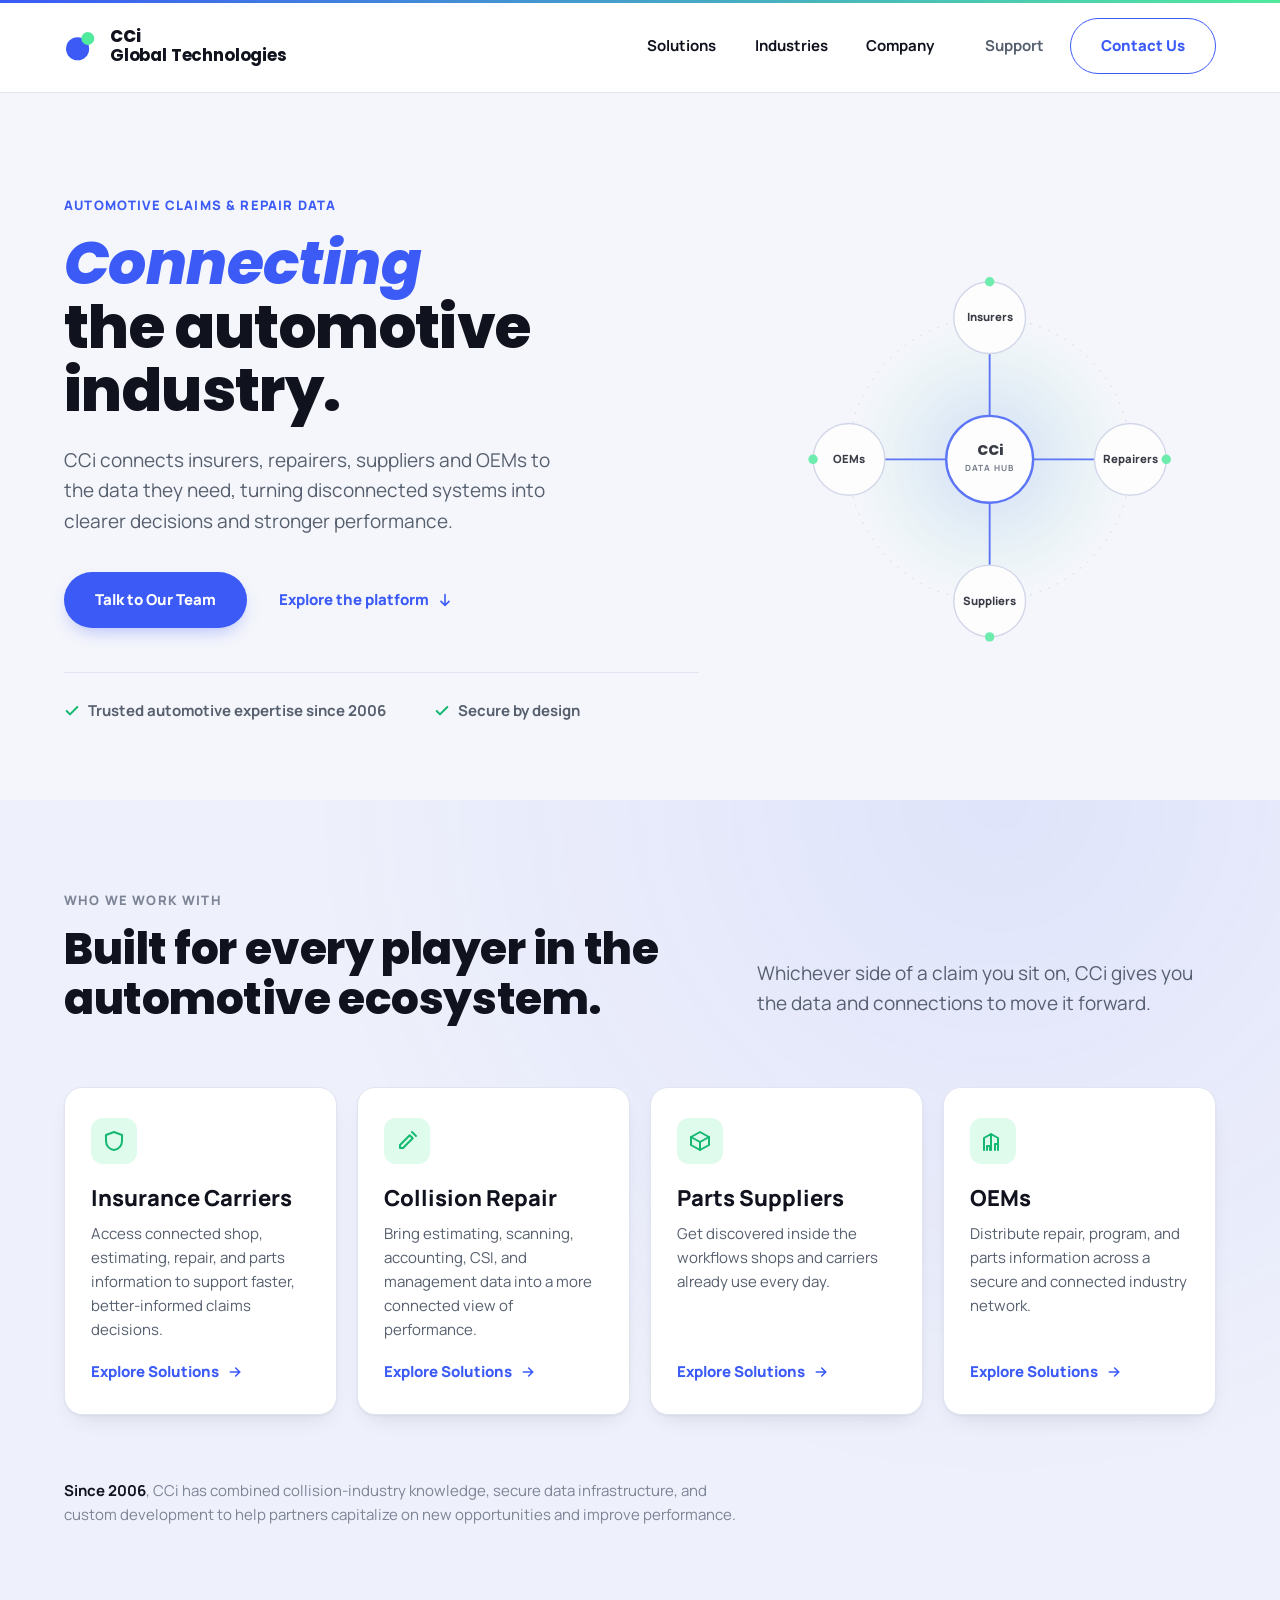
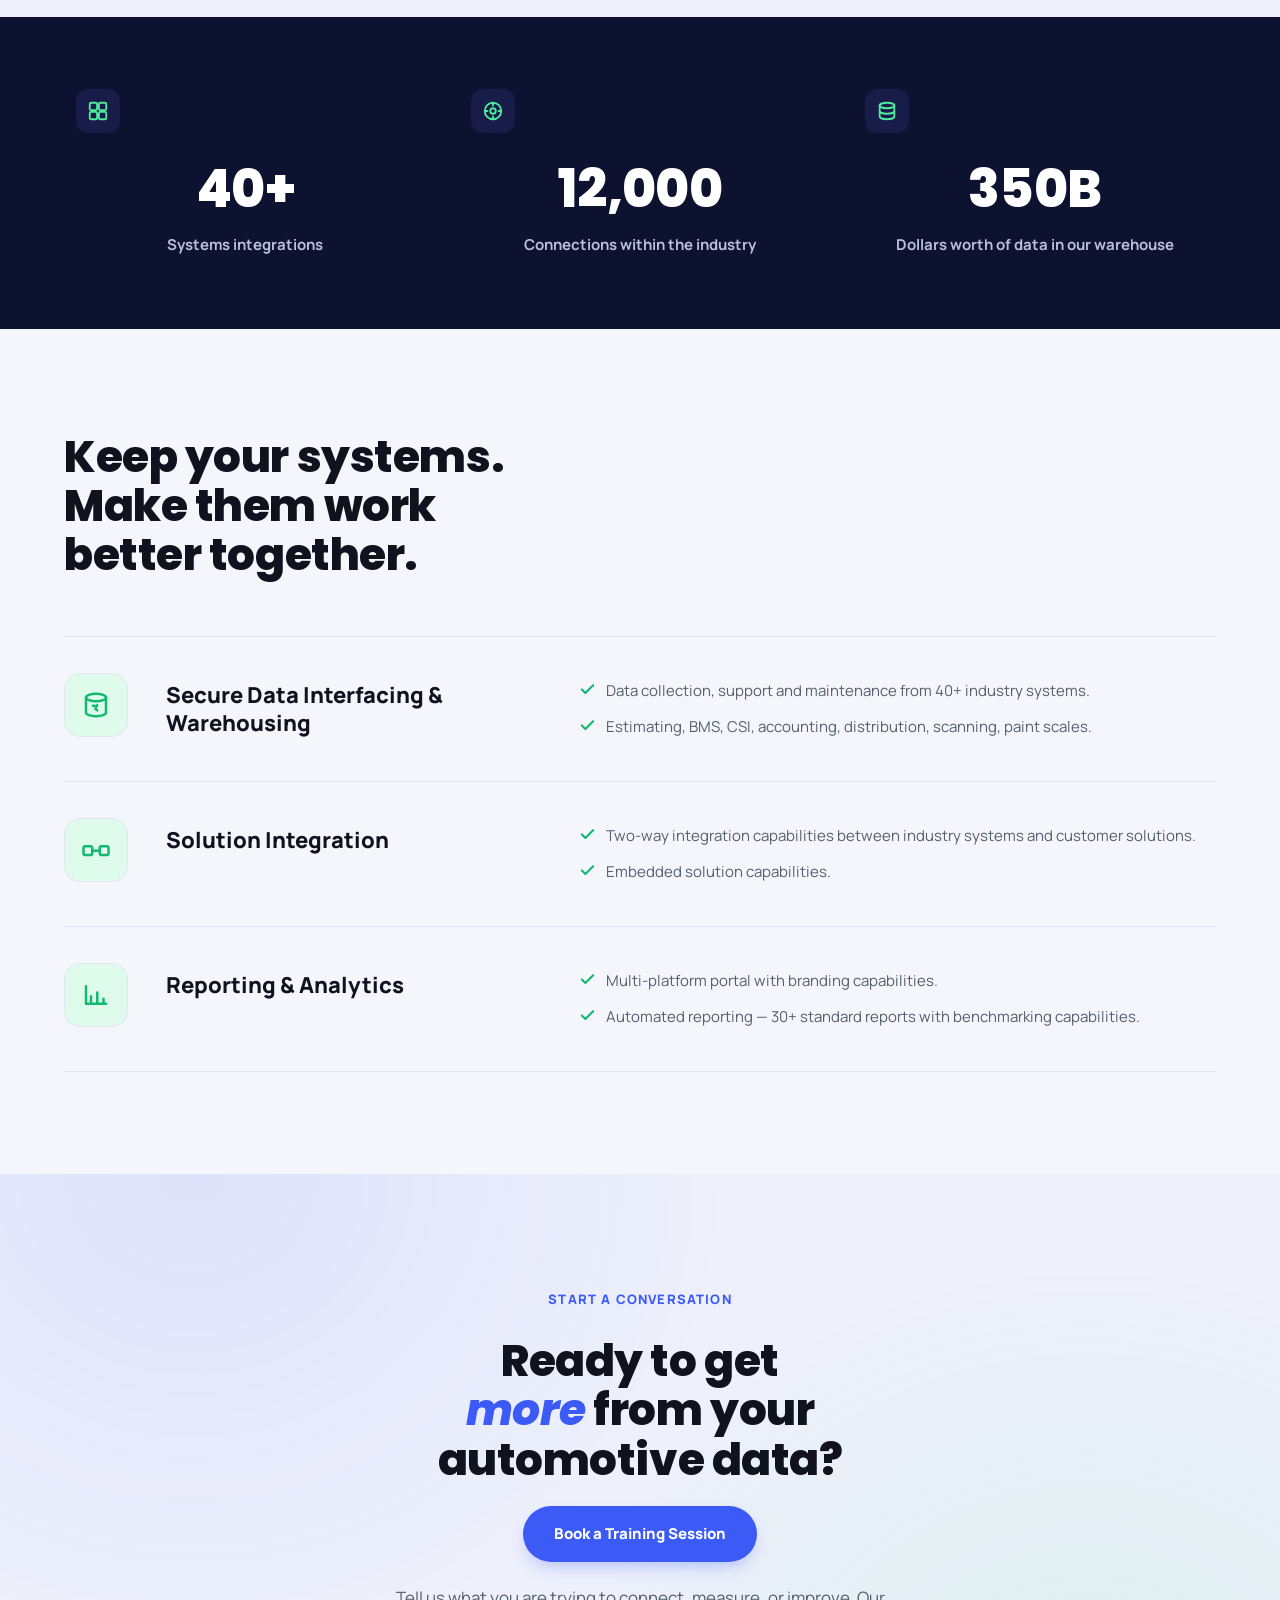
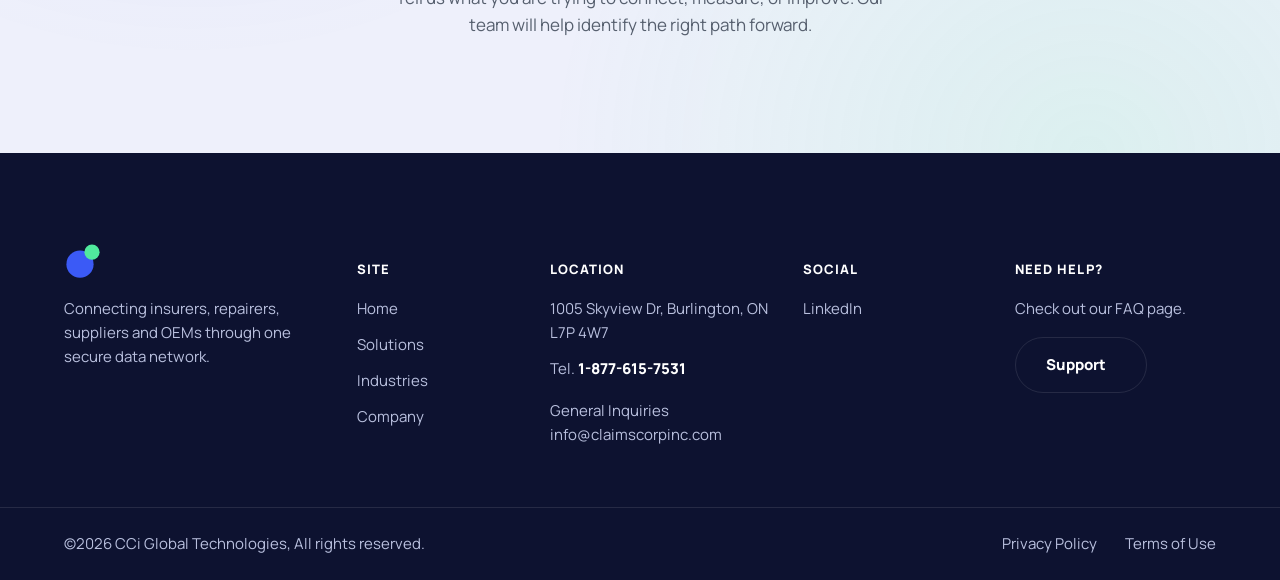
<file: index.html>
<!doctype html>
<html lang="en">
<head>
<meta charset="utf-8">
<meta name="viewport" content="width=device-width, initial-scale=1">
<title>CCi Global Technologies — Connecting the Automotive Industry</title>
<meta name="description" content="CCi connects insurers, repairers, suppliers and OEMs to the data they need, turning disconnected systems into clearer decisions and stronger performance.">
<link rel="preconnect" href="https://fonts.googleapis.com">
<link rel="preconnect" href="https://fonts.gstatic.com" crossorigin>
<link href="https://fonts.googleapis.com/css2?family=Manrope:wght@400;600;800&family=Poppins:ital,wght@0,700;0,800;1,700&display=swap" rel="stylesheet">
<link rel="stylesheet" href="assets/style.css">
</head>
<body>

<header class="site-header">
  <div class="wrap">
    <a class="brand" href="index.html" aria-label="CCi Global Technologies home">
      <svg viewBox="0 0 100 100" aria-hidden="true">
        <circle cx="40" cy="58" r="34" fill="#3B5AF6"/>
        <circle cx="70" cy="28" r="19" fill="#50EA9D"/>
      </svg>
      <span class="brand-word">CCi <span>Global Technologies</span></span>
    </a>
    <nav class="primary-nav" aria-label="Primary">
      <a href="#solutions">Solutions</a>
      <a href="#industries">Industries</a>
      <a href="#company">Company</a>
    </nav>
    <div class="header-actions">
      <a class="support-link" href="#support">Support</a>
      <a class="btn btn-outline" href="training.html">Contact Us</a>
    </div>
  </div>
</header>

<main>
  <section class="hero">
    <div class="wrap">
      <div class="hero-copy">
        <p class="eyebrow" style="margin-bottom:16px;">Automotive Claims &amp; Repair Data</p>
        <h1><em>Connecting</em> the automotive industry.</h1>
        <p class="lead">CCi connects insurers, repairers, suppliers and OEMs to the data they need, turning disconnected systems into clearer decisions and stronger performance.</p>
        <div class="hero-actions">
          <a class="btn btn-primary" href="training.html">Talk to Our Team</a>
          <a class="text-link" href="#solutions">Explore the platform
            <svg viewBox="0 0 24 24" fill="none" stroke="currentColor" stroke-width="2.4" stroke-linecap="round"><path d="M12 4v16M6 14l6 6 6-6"/></svg>
          </a>
        </div>
        <ul class="hero-trust">
          <li><svg viewBox="0 0 24 24" fill="none" stroke="currentColor" stroke-width="3" stroke-linecap="round" stroke-linejoin="round"><path d="M20 6 9 17l-5-5"/></svg> Trusted automotive expertise since 2006</li>
          <li><svg viewBox="0 0 24 24" fill="none" stroke="currentColor" stroke-width="3" stroke-linecap="round" stroke-linejoin="round"><path d="M20 6 9 17l-5-5"/></svg> Secure by design</li>
        </ul>
      </div>
      <div class="hero-art" aria-hidden="true">
        <svg viewBox="0 0 480 420" width="480" height="420">
          <defs>
            <radialGradient id="hubGlow" cx="50%" cy="50%" r="50%">
              <stop offset="0%" stop-color="#3B5AF6" stop-opacity="0.24"/>
              <stop offset="100%" stop-color="#50EA9D" stop-opacity="0"/>
            </radialGradient>
          </defs>
          <circle cx="240" cy="210" r="150" fill="url(#hubGlow)"/>
          <g stroke="var(--line-strong)" stroke-width="1" fill="none">
            <circle cx="240" cy="210" r="150" stroke-dasharray="2 8"/>
          </g>
          <g stroke="#3B5AF6" stroke-width="2" fill="none" stroke-linecap="round">
            <path d="M240 210 L240 60"/>
            <path d="M240 210 L389 210"/>
            <path d="M240 210 L240 360"/>
            <path d="M240 210 L91 210"/>
          </g>
          <circle cx="240" cy="210" r="46" fill="var(--surface)" stroke="#3B5AF6" stroke-width="2.5"/>
          <text x="240" y="205" text-anchor="middle" font-family="Poppins, sans-serif" font-weight="800" font-size="15" fill="var(--ink)">CCi</text>
          <text x="240" y="222" text-anchor="middle" font-family="Manrope, sans-serif" font-weight="700" font-size="9" letter-spacing="1" fill="var(--muted)">DATA HUB</text>

          <g font-family="Manrope, sans-serif" font-weight="800" font-size="12" fill="var(--ink)" text-anchor="middle">
            <circle cx="240" cy="60" r="38" fill="var(--surface)" stroke="var(--line-strong)" stroke-width="1.5"/>
            <circle cx="240" cy="22" r="5" fill="#50EA9D"/>
            <text x="240" y="64">Insurers</text>

            <circle cx="389" cy="210" r="38" fill="var(--surface)" stroke="var(--line-strong)" stroke-width="1.5"/>
            <circle cx="427" cy="210" r="5" fill="#50EA9D"/>
            <text x="389" y="214">Repairers</text>

            <circle cx="240" cy="360" r="38" fill="var(--surface)" stroke="var(--line-strong)" stroke-width="1.5"/>
            <circle cx="240" cy="398" r="5" fill="#50EA9D"/>
            <text x="240" y="364">Suppliers</text>

            <circle cx="91" cy="210" r="38" fill="var(--surface)" stroke="var(--line-strong)" stroke-width="1.5"/>
            <circle cx="53" cy="210" r="5" fill="#50EA9D"/>
            <text x="91" y="214">OEMs</text>
          </g>
        </svg>
      </div>
    </div>
  </section>

  <section class="audience" id="industries">
    <div class="wrap">
      <div class="audience-head">
        <div>
          <p class="eyebrow--muted eyebrow" style="margin-bottom:14px;">Who We Work With</p>
          <h2>Built for every player in the automotive ecosystem.</h2>
        </div>
        <p class="lead">Whichever side of a claim you sit on, CCi gives you the data and connections to move it forward.</p>
      </div>

      <div class="card-grid" id="solutions">
        <article class="card">
          <div class="card-icon"><svg viewBox="0 0 24 24" fill="none" stroke="currentColor" stroke-width="2" stroke-linecap="round" stroke-linejoin="round"><path d="M12 3 4 6v6c0 5 3.5 8.5 8 9 4.5-.5 8-4 8-9V6Z"/></svg></div>
          <h3>Insurance Carriers</h3>
          <p>Access connected shop, estimating, repair, and parts information to support faster, better-informed claims decisions.</p>
          <a class="text-link" href="#">Explore Solutions
            <svg viewBox="0 0 24 24" fill="none" stroke="currentColor" stroke-width="2.4" stroke-linecap="round"><path d="M5 12h14M13 6l6 6-6 6"/></svg>
          </a>
        </article>
        <article class="card">
          <div class="card-icon"><svg viewBox="0 0 24 24" fill="none" stroke="currentColor" stroke-width="2" stroke-linecap="round" stroke-linejoin="round"><path d="m14.7 6.3 3 3L8 19H5v-3Z"/><path d="M17 3l4 4"/></svg></div>
          <h3>Collision Repair</h3>
          <p>Bring estimating, scanning, accounting, CSI, and management data into a more connected view of performance.</p>
          <a class="text-link" href="#">Explore Solutions
            <svg viewBox="0 0 24 24" fill="none" stroke="currentColor" stroke-width="2.4" stroke-linecap="round"><path d="M5 12h14M13 6l6 6-6 6"/></svg>
          </a>
        </article>
        <article class="card">
          <div class="card-icon"><svg viewBox="0 0 24 24" fill="none" stroke="currentColor" stroke-width="2" stroke-linecap="round" stroke-linejoin="round"><path d="M21 8 12 3 3 8v8l9 5 9-5Z"/><path d="M3 8l9 5 9-5M12 13v8"/></svg></div>
          <h3>Parts Suppliers</h3>
          <p>Get discovered inside the workflows shops and carriers already use every day.</p>
          <a class="text-link" href="#">Explore Solutions
            <svg viewBox="0 0 24 24" fill="none" stroke="currentColor" stroke-width="2.4" stroke-linecap="round"><path d="M5 12h14M13 6l6 6-6 6"/></svg>
          </a>
        </article>
        <article class="card">
          <div class="card-icon"><svg viewBox="0 0 24 24" fill="none" stroke="currentColor" stroke-width="2" stroke-linecap="round" stroke-linejoin="round"><path d="M3 21V9l7-4v16M10 21V5l7 4v12M14 21v-6h3v6M6 21v-4h3v4"/></svg></div>
          <h3>OEMs</h3>
          <p>Distribute repair, program, and parts information across a secure and connected industry network.</p>
          <a class="text-link" href="#">Explore Solutions
            <svg viewBox="0 0 24 24" fill="none" stroke="currentColor" stroke-width="2.4" stroke-linecap="round"><path d="M5 12h14M13 6l6 6-6 6"/></svg>
          </a>
        </article>
      </div>

      <p class="audience-foot"><strong>Since 2006</strong>, CCi has combined collision-industry knowledge, secure data infrastructure, and custom development to help partners capitalize on new opportunities and improve performance.</p>
    </div>
  </section>

  <section class="stats" aria-label="CCi by the numbers">
    <div class="wrap">
      <div class="stat">
        <div class="stat-icon"><svg viewBox="0 0 24 24" fill="none" stroke="currentColor" stroke-width="2" stroke-linecap="round" stroke-linejoin="round"><rect x="3" y="3" width="8" height="8" rx="1.5"/><rect x="13" y="3" width="8" height="8" rx="1.5"/><rect x="3" y="13" width="8" height="8" rx="1.5"/><rect x="13" y="13" width="8" height="8" rx="1.5"/></svg></div>
        <b>40+</b>
        <span>Systems integrations</span>
      </div>
      <div class="stat">
        <div class="stat-icon"><svg viewBox="0 0 24 24" fill="none" stroke="currentColor" stroke-width="2" stroke-linecap="round" stroke-linejoin="round"><circle cx="12" cy="12" r="9"/><circle cx="12" cy="12" r="3"/><path d="M12 3v3M12 18v3M3 12h3M18 12h3"/></svg></div>
        <b>12,000</b>
        <span>Connections within the industry</span>
      </div>
      <div class="stat">
        <div class="stat-icon"><svg viewBox="0 0 24 24" fill="none" stroke="currentColor" stroke-width="2" stroke-linecap="round" stroke-linejoin="round"><ellipse cx="12" cy="6" rx="8" ry="3"/><path d="M4 6v6c0 1.7 3.6 3 8 3s8-1.3 8-3V6M4 12v6c0 1.7 3.6 3 8 3s8-1.3 8-3v-6"/></svg></div>
        <b>350B</b>
        <span>Dollars worth of data in our warehouse</span>
      </div>
    </div>
  </section>

  <section class="systems" id="company">
    <div class="wrap">
      <h2>Keep your systems. Make them work better together.</h2>

      <div class="feature-row">
        <div class="feature-icon"><svg viewBox="0 0 24 24" fill="none" stroke="currentColor" stroke-width="2" stroke-linecap="round" stroke-linejoin="round"><ellipse cx="12" cy="6" rx="8" ry="3"/><path d="M4 6v12c0 1.7 3.6 3 8 3s8-1.3 8-3V6"/><path d="M9.5 12.5h1.2M13 12l-1.5 3 1.5 1.3"/></svg></div>
        <h3>Secure Data Interfacing &amp; Warehousing</h3>
        <ul class="feature-list">
          <li><svg viewBox="0 0 24 24" fill="none" stroke="currentColor" stroke-width="3" stroke-linecap="round" stroke-linejoin="round"><path d="M20 6 9 17l-5-5"/></svg> Data collection, support and maintenance from 40+ industry systems.</li>
          <li><svg viewBox="0 0 24 24" fill="none" stroke="currentColor" stroke-width="3" stroke-linecap="round" stroke-linejoin="round"><path d="M20 6 9 17l-5-5"/></svg> Estimating, BMS, CSI, accounting, distribution, scanning, paint scales.</li>
        </ul>
      </div>

      <div class="feature-row">
        <div class="feature-icon"><svg viewBox="0 0 24 24" fill="none" stroke="currentColor" stroke-width="2" stroke-linecap="round" stroke-linejoin="round"><rect x="2" y="9" width="7" height="7" rx="1.5"/><rect x="15" y="9" width="7" height="7" rx="1.5"/><path d="M9 12.5h6"/></svg></div>
        <h3>Solution Integration</h3>
        <ul class="feature-list">
          <li><svg viewBox="0 0 24 24" fill="none" stroke="currentColor" stroke-width="3" stroke-linecap="round" stroke-linejoin="round"><path d="M20 6 9 17l-5-5"/></svg> Two-way integration capabilities between industry systems and customer solutions.</li>
          <li><svg viewBox="0 0 24 24" fill="none" stroke="currentColor" stroke-width="3" stroke-linecap="round" stroke-linejoin="round"><path d="M20 6 9 17l-5-5"/></svg> Embedded solution capabilities.</li>
        </ul>
      </div>

      <div class="feature-row">
        <div class="feature-icon"><svg viewBox="0 0 24 24" fill="none" stroke="currentColor" stroke-width="2" stroke-linecap="round" stroke-linejoin="round"><path d="M4 19V5M4 19h16M8 19v-6M13 19v-9M18 19v-4"/></svg></div>
        <h3>Reporting &amp; Analytics</h3>
        <ul class="feature-list">
          <li><svg viewBox="0 0 24 24" fill="none" stroke="currentColor" stroke-width="3" stroke-linecap="round" stroke-linejoin="round"><path d="M20 6 9 17l-5-5"/></svg> Multi-platform portal with branding capabilities.</li>
          <li><svg viewBox="0 0 24 24" fill="none" stroke="currentColor" stroke-width="3" stroke-linecap="round" stroke-linejoin="round"><path d="M20 6 9 17l-5-5"/></svg> Automated reporting — 30+ standard reports with benchmarking capabilities.</li>
        </ul>
      </div>
    </div>
  </section>

  <section class="cta">
    <div class="wrap cta-inner">
      <p class="eyebrow">Start a Conversation</p>
      <h2>Ready to get <em>more</em> from your automotive data?</h2>
      <a class="btn btn-primary" href="training.html">Book a Training Session</a>
      <p class="body-copy">Tell us what you are trying to connect, measure, or improve. Our team will help identify the right path forward.</p>
    </div>
  </section>
</main>

<footer class="site-footer" id="support">
  <div class="wrap footer-top">
    <div class="footer-brand">
      <svg viewBox="0 0 100 100" width="40" height="40" aria-hidden="true">
        <circle cx="40" cy="58" r="34" fill="#3B5AF6"/>
        <circle cx="70" cy="28" r="19" fill="#50EA9D"/>
      </svg>
      <p>Connecting insurers, repairers, suppliers and OEMs through one secure data network.</p>
    </div>
    <nav class="footer-col" aria-label="Site">
      <h4>Site</h4>
      <ul>
        <li><a href="index.html">Home</a></li>
        <li><a href="#solutions">Solutions</a></li>
        <li><a href="#industries">Industries</a></li>
        <li><a href="#company">Company</a></li>
      </ul>
    </nav>
    <div class="footer-col">
      <h4>Location</h4>
      <ul>
        <li>1005 Skyview Dr, Burlington, ON L7P 4W7</li>
        <li>Tel. <a class="tel" href="tel:18776157531">1-877-615-7531</a></li>
        <li style="margin-top:18px;">General Inquiries<br><a href="mailto:info@claimscorpinc.com">info@claimscorpinc.com</a></li>
      </ul>
    </div>
    <div class="footer-col">
      <h4>Social</h4>
      <ul>
        <li><a href="#">LinkedIn</a></li>
      </ul>
    </div>
    <div class="footer-col footer-help">
      <h4>Need Help?</h4>
      <p>Check out our FAQ page.</p>
      <a class="btn btn-ghost" href="#support">Support
        <svg viewBox="0 0 24 24" fill="none" stroke="currentColor" stroke-width="2.4" stroke-linecap="round"><path d="M5 12h14M13 6l6 6-6 6"/></svg>
      </a>
    </div>
  </div>
  <div class="wrap footer-bottom">
    <p>©2026 CCi Global Technologies, All rights reserved.</p>
    <div class="footer-legal">
      <a href="#">Privacy Policy</a>
      <a href="#">Terms of Use</a>
    </div>
  </div>
</footer>

</body>
</html>
</file>
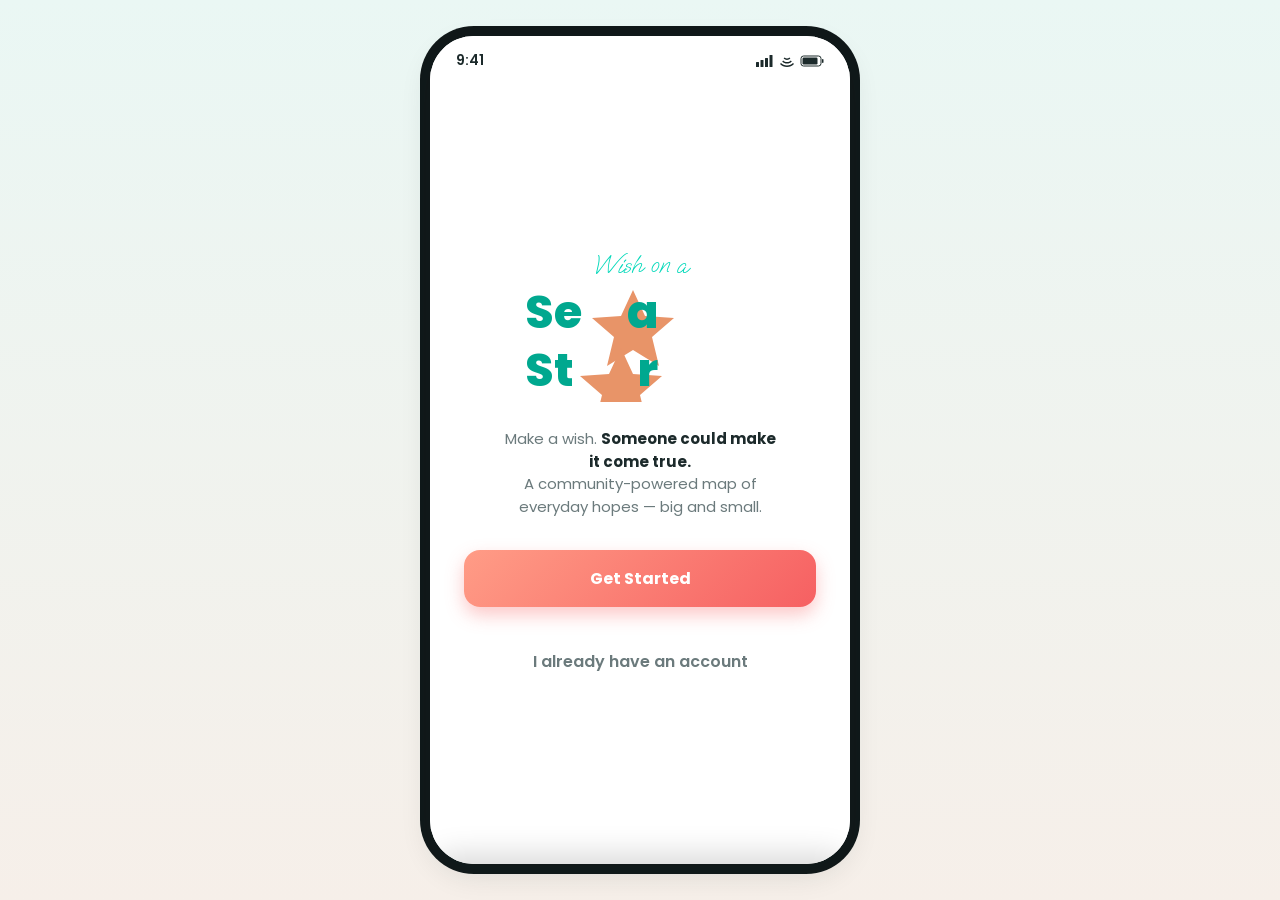
<file: wish-on-a-sea-star/index.html>
<!doctype html>
<html lang="en">
<head>
<meta charset="utf-8">
<meta name="viewport" content="width=device-width, initial-scale=1, viewport-fit=cover">
<title>Wish on a Sea Star</title>
<meta name="description" content="Pin your wishes to the map. Discover dreams around the world. Grant a little hope, one wish at a time.">
<link rel="preconnect" href="https://fonts.googleapis.com">
<link rel="preconnect" href="https://fonts.gstatic.com" crossorigin>
<link href="https://fonts.googleapis.com/css2?family=Oooh+Baby&family=Poppins:wght@400;500;600;700;800&display=swap" rel="stylesheet">
<link rel="stylesheet" href="assets/style.css">
</head>
<body>

<div class="device-wrap">
  <div class="device" id="device">

    <div class="statusbar">
      <span>9:41</span>
      <span class="icons">
        <svg width="18" height="12" viewBox="0 0 18 12" fill="none"><rect x="0" y="7" width="3" height="5" rx="0.5" fill="currentColor"/><rect x="4.5" y="5" width="3" height="7" rx="0.5" fill="currentColor"/><rect x="9" y="3" width="3" height="9" rx="0.5" fill="currentColor"/><rect x="13.5" y="0" width="3" height="12" rx="0.5" fill="currentColor"/></svg>
        <svg width="16" height="12" viewBox="0 0 16 12" fill="none"><path d="M8 10.5C10.5 10.5 12.6 9.5 14 8L15 9C13.3 11 10.8 12 8 12C5.2 12 2.7 11 1 9L2 8C3.4 9.5 5.5 10.5 8 10.5Z" fill="currentColor"/><path d="M8 7C9.5 7 10.8 6.4 11.8 5.4L12.8 6.4C11.5 7.7 9.8 8.5 8 8.5C6.2 8.5 4.5 7.7 3.2 6.4L4.2 5.4C5.2 6.4 6.5 7 8 7Z" fill="currentColor"/><path d="M8 3.5C8.9 3.5 9.7 3.2 10.4 2.6L11.4 3.6C10.5 4.4 9.3 5 8 5C6.7 5 5.5 4.4 4.6 3.6L5.6 2.6C6.3 3.2 7.1 3.5 8 3.5Z" fill="currentColor"/></svg>
        <svg width="24" height="12" viewBox="0 0 24 12" fill="none"><rect x="1" y="1" width="20" height="10" rx="2.5" stroke="currentColor" stroke-width="1"/><rect x="2.5" y="2.5" width="15" height="7" rx="1.2" fill="currentColor"/><rect x="22" y="4" width="1.5" height="4" rx="0.7" fill="currentColor"/></svg>
      </span>
    </div>

    <div class="screens" id="screens">

      <!-- ======================= SPLASH ======================= -->
      <section class="screen active splash-screen" data-screen="splash">
        <div class="screen-scroll">
          <div class="brand-lockup">
            <span class="brand-tagline">Wish on a</span>
            <svg class="wordmark" width="230" height="120" viewBox="0 0 230 120">
              <text x="0" y="46" font-family="Poppins" font-weight="800" font-size="46" fill="#00A88F">Se</text>
              <path d="M108 8 L120 34 L149 36 L127 55 L134 84 L108 68 L82 84 L89 55 L67 36 L96 34 Z" fill="#E89468"/>
              <text x="102" y="46" font-family="Poppins" font-weight="800" font-size="46" fill="#00A88F">a</text>
              <text x="0" y="104" font-family="Poppins" font-weight="800" font-size="46" fill="#00A88F">St</text>
              <path d="M96 66 L108 92 L137 94 L115 113 L122 142 L96 126 L70 142 L77 113 L55 94 L84 92 Z" fill="#E89468"/>
              <text x="112" y="104" font-family="Poppins" font-weight="800" font-size="46" fill="#00A88F">r</text>
            </svg>
          </div>
          <p class="splash-copy">Make a wish. <strong>Someone could make it come true.</strong><br>A community-powered map of everyday hopes — big and small.</p>
          <button class="btn btn-primary" style="margin-top:6px" data-nav="onboarding">Get Started</button>
          <button class="btn btn-ghost" data-nav="auth" data-auth-tab="signin">I already have an account</button>
        </div>
      </section>

      <!-- ======================= ONBOARDING ======================= -->
      <section class="screen onb-screen" data-screen="onboarding" style="padding:10px 22px 26px;">
        <div class="onb-slide active" data-slide="0">
          <div class="onb-art" style="background:#E6F7F3;">
            <svg width="86" height="86" viewBox="0 0 24 24" fill="none"><path d="M12 21s-7-5.2-9.3-9.4C1 8.2 2.6 4.5 6.1 3.7c2-.5 4 .2 5.2 1.8C12.5 3.9 14.5 3.2 16.5 3.7c3.5.8 5.1 4.5 3.4 7.9C17.6 15.8 12 21 12 21z" stroke="#00A88F" stroke-width="1.6" stroke-linejoin="round"/><circle cx="12" cy="10.5" r="1.4" fill="#00D8B9"/></svg>
          </div>
          <h2>Pin a wish, anywhere in the world</h2>
          <p>Drop your hope onto the map — your exact address is never shown. Choose your neighborhood or a symbolic place instead.</p>
        </div>
        <div class="onb-slide" data-slide="1">
          <div class="onb-art" style="background:#FDEEE0;">
            <svg width="86" height="86" viewBox="0 0 24 24" fill="none"><path d="M12 2v3M12 19v3M4.2 4.2l2.1 2.1M17.7 17.7l2.1 2.1M2 12h3M19 12h3M4.2 19.8l2.1-2.1M17.7 6.3l2.1-2.1" stroke="#E89468" stroke-width="1.6" stroke-linecap="round"/><circle cx="12" cy="12" r="4.5" fill="#E89468"/></svg>
          </div>
          <h2>Discover dreams nearby</h2>
          <p>Browse practical, everyday wishes — groceries, a warm coat, zoo tickets — filtered by what's close, affordable, and easy to grant.</p>
        </div>
        <div class="onb-slide" data-slide="2">
          <div class="onb-art" style="background:#F1EBFD;">
            <svg width="86" height="86" viewBox="0 0 24 24" fill="none"><path d="M9 12l2 2 4-4" stroke="#8765F2" stroke-width="1.8" stroke-linecap="round" stroke-linejoin="round"/><path d="M12 3l2.2 4.4 4.8.7-3.5 3.4.8 4.8L12 14l-4.3 2.3.8-4.8L5 7.1l4.8-.7z" stroke="#8765F2" stroke-width="1.3" stroke-linejoin="round"/></svg>
          </div>
          <h2>Give safely, feel the magic</h2>
          <p>Every grant is verified with a moderated pickup spot, so kindness stays safe on both sides. Small acts here go a long way.</p>
        </div>
        <div class="onb-dots"><span class="active"></span><span></span><span></span></div>
        <div class="onb-footer">
          <button class="btn btn-primary" id="onbNext">Next</button>
          <button class="onb-skip" data-nav="auth" data-auth-tab="signup">Skip</button>
        </div>
      </section>

      <!-- ======================= AUTH ======================= -->
      <section class="screen" data-screen="auth">
        <div class="screen-scroll" style="padding-top:34px;">
          <div class="auth-hero">
            <span class="brand-tagline">Wish on a</span>
            <svg class="wordmark" width="150" height="78" viewBox="0 0 230 120" style="margin:0 auto;display:block;">
              <text x="0" y="46" font-family="Poppins" font-weight="800" font-size="46" fill="#00A88F">Se</text>
              <path d="M108 8 L120 34 L149 36 L127 55 L134 84 L108 68 L82 84 L89 55 L67 36 L96 34 Z" fill="#E89468"/>
              <text x="102" y="46" font-family="Poppins" font-weight="800" font-size="46" fill="#00A88F">a</text>
              <text x="0" y="104" font-family="Poppins" font-weight="800" font-size="46" fill="#00A88F">St</text>
              <path d="M96 66 L108 92 L137 94 L115 113 L122 142 L96 126 L70 142 L77 113 L55 94 L84 92 Z" fill="#E89468"/>
              <text x="112" y="104" font-family="Poppins" font-weight="800" font-size="46" fill="#00A88F">r</text>
            </svg>
            <p class="prompt">Create an account or log in</p>
          </div>

          <div class="seg">
            <button class="active" id="tabSignIn">Sign In</button>
            <button id="tabSignUp">Sign Up</button>
          </div>

          <div id="signInForm">
            <div class="field">
              <label>Email</label>
              <div class="input-wrap">
                <svg width="17" height="17" viewBox="0 0 24 24" fill="none"><path d="M3 6h18v12H3z" stroke="currentColor" stroke-width="1.6"/><path d="M3 7l9 6 9-6" stroke="currentColor" stroke-width="1.6"/></svg>
                <input type="email" placeholder="Enter your email">
              </div>
            </div>
            <div class="field">
              <label>Password</label>
              <div class="input-wrap">
                <svg width="17" height="17" viewBox="0 0 24 24" fill="none"><rect x="5" y="10" width="14" height="10" rx="2" stroke="currentColor" stroke-width="1.6"/><path d="M8 10V7a4 4 0 018 0v3" stroke="currentColor" stroke-width="1.6"/></svg>
                <input type="password" placeholder="Enter your password">
                <svg width="17" height="17" viewBox="0 0 24 24" fill="none" style="cursor:pointer"><path d="M1 12s4-7 11-7 11 7 11 7-4 7-11 7-11-7-11-7z" stroke="currentColor" stroke-width="1.6"/><circle cx="12" cy="12" r="3" stroke="currentColor" stroke-width="1.6"/></svg>
              </div>
            </div>
            <a class="forgot" href="#">Forgot Password?</a>
            <button class="btn btn-primary" data-nav="map">Sign In</button>
          </div>

          <div id="signUpForm" style="display:none;">
            <div class="field">
              <label>Name</label>
              <div class="input-wrap">
                <svg width="17" height="17" viewBox="0 0 24 24" fill="none"><circle cx="12" cy="8" r="3.5" stroke="currentColor" stroke-width="1.6"/><path d="M4.5 20a7.5 7.5 0 0115 0" stroke="currentColor" stroke-width="1.6"/></svg>
                <input type="text" placeholder="Your first name">
              </div>
            </div>
            <div class="field">
              <label>Email</label>
              <div class="input-wrap">
                <svg width="17" height="17" viewBox="0 0 24 24" fill="none"><path d="M3 6h18v12H3z" stroke="currentColor" stroke-width="1.6"/><path d="M3 7l9 6 9-6" stroke="currentColor" stroke-width="1.6"/></svg>
                <input type="email" placeholder="Enter your email">
              </div>
            </div>
            <div class="field">
              <label>Password</label>
              <div class="input-wrap">
                <svg width="17" height="17" viewBox="0 0 24 24" fill="none"><rect x="5" y="10" width="14" height="10" rx="2" stroke="currentColor" stroke-width="1.6"/><path d="M8 10V7a4 4 0 018 0v3" stroke="currentColor" stroke-width="1.6"/></svg>
                <input type="password" placeholder="Create a password">
              </div>
              <p class="field-hint">We'll never ask for your home address — only a general area or symbolic spot.</p>
            </div>
            <button class="btn btn-primary" data-nav="map">Create Account</button>
          </div>

          <div class="trust-note">
            <svg width="18" height="18" viewBox="0 0 24 24" fill="none"><path d="M12 3l7 3v6c0 4.5-3 7.7-7 9-4-1.3-7-4.5-7-9V6z" stroke="currentColor" stroke-width="1.6" stroke-linejoin="round"/><path d="M9 12l2 2 4-4" stroke="currentColor" stroke-width="1.6" stroke-linecap="round" stroke-linejoin="round"/></svg>
            <span>Every profile is moderated and every wish is reviewed before it goes live, so you can browse and give with confidence.</span>
          </div>
        </div>
      </section>

      <!-- ======================= WISH MAP ======================= -->
      <section class="screen" data-screen="map">
        <div class="appbar">
          <h1 style="flex:1">Wish Map</h1>
          <button class="icon-btn"><svg width="17" height="17" viewBox="0 0 24 24" fill="none"><circle cx="11" cy="11" r="7" stroke="currentColor" stroke-width="2"/><path d="M21 21l-4.3-4.3" stroke="currentColor" stroke-width="2" stroke-linecap="round"/></svg></button>
        </div>
        <div class="screen-scroll no-pad-top">
          <div class="map-canvas" id="mapCanvas">
            <svg viewBox="0 0 400 340" preserveAspectRatio="xMidYMid slice">
              <ellipse cx="180" cy="150" rx="95" ry="60" fill="#EDE6C8" opacity="0.9"/>
              <ellipse cx="150" cy="130" rx="55" ry="34" fill="#B8D8A0"/>
              <ellipse cx="230" cy="175" rx="40" ry="26" fill="#B8D8A0"/>
              <ellipse cx="300" cy="240" rx="60" ry="34" fill="#EDE6C8" opacity="0.85"/>
              <ellipse cx="300" cy="230" rx="34" ry="18" fill="#B8D8A0"/>
              <ellipse cx="70" cy="250" rx="42" ry="24" fill="#EDE6C8" opacity="0.8"/>
              <circle cx="340" cy="60" r="16" fill="#EDE6C8" opacity="0.7"/>
            </svg>
            <div class="map-search"><svg width="15" height="15" viewBox="0 0 24 24" fill="none"><circle cx="11" cy="11" r="7" stroke="currentColor" stroke-width="2"/><path d="M21 21l-4.3-4.3" stroke="currentColor" stroke-width="2" stroke-linecap="round"/></svg> Search wishes near you…</div>

            <div class="map-pin" style="left:30%;top:44%;" data-wish="alex">
              <svg width="30" height="36" viewBox="0 0 30 36"><path d="M15 0C7 0 0 6.5 0 14.5 0 24 15 36 15 36S30 24 30 14.5C30 6.5 23 0 15 0Z" fill="#F66062"/><circle cx="15" cy="14" r="6" fill="#fff"/></svg>
            </div>
            <div class="map-pin" style="left:58%;top:36%;" data-wish="mira">
              <svg width="30" height="36" viewBox="0 0 30 36"><path d="M15 0C7 0 0 6.5 0 14.5 0 24 15 36 15 36S30 24 30 14.5C30 6.5 23 0 15 0Z" fill="#00D8B9"/><circle cx="15" cy="14" r="6" fill="#fff"/></svg>
            </div>
            <div class="map-pin" style="left:74%;top:63%;" data-wish="theo">
              <svg width="30" height="36" viewBox="0 0 30 36"><path d="M15 0C7 0 0 6.5 0 14.5 0 24 15 36 15 36S30 24 30 14.5C30 6.5 23 0 15 0Z" fill="#E89468"/><circle cx="15" cy="14" r="6" fill="#fff"/></svg>
            </div>
            <div class="map-pin granted" style="left:16%;top:70%;" data-wish="priya">
              <svg width="30" height="36" viewBox="0 0 30 36"><path d="M15 0C7 0 0 6.5 0 14.5 0 24 15 36 15 36S30 24 30 14.5C30 6.5 23 0 15 0Z" fill="#8765F2"/><circle cx="15" cy="14" r="6" fill="#fff"/></svg>
            </div>

            <div class="map-legend">
              <span><i style="background:#F66062"></i>Needs help</span>
              <span><i style="background:#00D8B9"></i>Almost there</span>
              <span><i style="background:#8765F2"></i>Granted</span>
            </div>
          </div>

          <div class="pill-row" style="margin-top:16px;">
            <button class="pill active" data-filter="nearby">Nearby</button>
            <button class="pill outline" data-filter="small">Small & easy &lt;$50</button>
            <button class="pill outline" data-filter="similar">Similar to mine</button>
            <button class="pill outline" data-filter="trending">Trending</button>
          </div>

          <div class="tip-banner">
            <svg width="18" height="18" viewBox="0 0 24 24" fill="none"><circle cx="12" cy="12" r="9" stroke="currentColor" stroke-width="1.6"/><path d="M12 8v.01M12 11v5" stroke="currentColor" stroke-width="1.6" stroke-linecap="round"/></svg>
            <div><strong>Wishes are pinned to general areas, never exact addresses.</strong>Tap a star to preview and see how you can help.</div>
          </div>

          <div class="section-title">Nearby wishes<span class="see-all" data-nav="explore">See all</span></div>

          <div class="wish-card" data-wish="alex">
            <div class="avatar" style="background:#F66062">A</div>
            <div class="wish-card-body">
              <div class="wish-card-top"><h4>Alex's Wish</h4><span class="tag medium">Medium</span></div>
              <p class="desc">Wishes for a new laptop for college — starting my computer science degree this fall.</p>
              <div class="progress-row">
                <div class="progress-track"><div class="progress-fill" style="width:70%"></div></div>
                <div class="progress-nums"><span>$850 raised</span><span>Goal $1,200</span></div>
              </div>
            </div>
          </div>

          <div class="wish-card" data-wish="mira">
            <div class="avatar" style="background:#00A88F">M</div>
            <div class="wish-card-body">
              <div class="wish-card-top"><h4>Mira's Wish</h4><span class="tag small">Small</span></div>
              <p class="desc">A week of groceries for me and my daughter while I'm between jobs.</p>
              <div class="progress-row">
                <div class="progress-track"><div class="progress-fill" style="width:40%"></div></div>
                <div class="progress-nums"><span>$32 raised</span><span>Goal $80</span></div>
              </div>
            </div>
          </div>
        </div>
      </section>

      <!-- ======================= EXPLORE ======================= -->
      <section class="screen" data-screen="explore">
        <div class="appbar"><h1>Explore Wishes</h1></div>
        <div class="screen-scroll">
          <div class="pill-row">
            <button class="pill active" data-cat="all">All</button>
            <button class="pill outline" data-cat="essentials">Essentials</button>
            <button class="pill outline" data-cat="family">Family &amp; Kids</button>
            <button class="pill outline" data-cat="education">Education</button>
            <button class="pill outline" data-cat="fun">Adventure &amp; Fun</button>
          </div>
          <div class="tip-banner">
            <svg width="18" height="18" viewBox="0 0 24 24" fill="none"><path d="M12 21s-7-5.2-9.3-9.4C1 8.2 2.6 4.5 6.1 3.7c2-.5 4 .2 5.2 1.8C12.5 3.9 14.5 3.2 16.5 3.7c3.5.8 5.1 4.5 3.4 7.9C17.6 15.8 12 21 12 21z" stroke="currentColor" stroke-width="1.6" stroke-linejoin="round"/></svg>
            <div><strong>Small wishes get granted 3x faster.</strong>Try filtering by "Small &amp; easy" if you want your help to go further today.</div>
          </div>

          <div class="wish-card" data-wish="mira">
            <div class="avatar" style="background:#00A88F">M</div>
            <div class="wish-card-body">
              <div class="wish-card-top"><h4>Mira's Wish</h4><span class="tag small">Small</span></div>
              <p class="desc">A week of groceries for me and my daughter while I'm between jobs.</p>
              <div class="progress-row">
                <div class="progress-track"><div class="progress-fill" style="width:40%"></div></div>
                <div class="progress-nums"><span>$32 raised</span><span>Goal $80</span></div>
              </div>
              <div class="wish-meta"><span>📍 2.1 mi away</span><span>✔ Verified</span></div>
            </div>
          </div>

          <div class="wish-card" data-wish="theo">
            <div class="avatar" style="background:#E89468">T</div>
            <div class="wish-card-body">
              <div class="wish-card-top"><h4>Theo's Wish</h4><span class="tag small">Small</span></div>
              <p class="desc">Tickets to the zoo with my little brother for his birthday this month.</p>
              <div class="progress-row">
                <div class="progress-track"><div class="progress-fill" style="width:60%"></div></div>
                <div class="progress-nums"><span>$18 raised</span><span>Goal $30</span></div>
              </div>
              <div class="wish-meta"><span>📍 4.6 mi away</span><span>✔ Verified</span></div>
            </div>
          </div>

          <div class="wish-card" data-wish="alex">
            <div class="avatar" style="background:#F66062">A</div>
            <div class="wish-card-body">
              <div class="wish-card-top"><h4>Alex's Wish</h4><span class="tag medium">Medium</span></div>
              <p class="desc">A new laptop for college — starting my computer science degree this fall.</p>
              <div class="progress-row">
                <div class="progress-track"><div class="progress-fill" style="width:70%"></div></div>
                <div class="progress-nums"><span>$850 raised</span><span>Goal $1,200</span></div>
              </div>
              <div class="wish-meta"><span>📍 Symbolic pin</span><span>✔ Verified</span></div>
            </div>
          </div>

          <div class="wish-card" data-wish="priya" style="opacity:.6;">
            <div class="avatar" style="background:#8765F2">P</div>
            <div class="wish-card-body">
              <div class="wish-card-top"><h4>Priya's Wish</h4><span class="tag big">Granted 🎉</span></div>
              <p class="desc">Second-hand winter coat for my son — granted by 3 kind souls.</p>
              <div class="wish-meta"><span>📍 1.3 mi away</span><span>✔ Verified</span></div>
            </div>
          </div>
        </div>
      </section>

      <!-- ======================= MAKE A WISH (WIZARD) ======================= -->
      <section class="screen" data-screen="wish">
        <div class="appbar">
          <button class="icon-btn ghost" id="wizBack"><svg width="18" height="18" viewBox="0 0 24 24" fill="none"><path d="M15 18l-6-6 6-6" stroke="currentColor" stroke-width="2.2" stroke-linecap="round" stroke-linejoin="round"/></svg></button>
          <h1 style="font-family:var(--font-script);color:var(--secondary);font-weight:400;font-size:26px;">Make a Wish</h1>
        </div>
        <div class="screen-scroll">
          <div class="wiz-steps">
            <div class="current" data-step-dot="0"></div><div data-step-dot="1"></div><div data-step-dot="2"></div><div data-step-dot="3"></div><div data-step-dot="4"></div>
          </div>

          <div class="wiz-panel active" data-step="0">
            <div><div class="wiz-title">Add a photo</div><div class="wiz-sub">Optional, but wishes with a photo feel more real — and get granted more often. 💛</div></div>
            <div class="photo-drop" id="photoDrop">
              <svg width="30" height="30" viewBox="0 0 24 24" fill="none"><path d="M4 8h3l2-3h6l2 3h3v11H4z" stroke="currentColor" stroke-width="1.6" stroke-linejoin="round"/><circle cx="12" cy="13" r="3.3" stroke="currentColor" stroke-width="1.6"/></svg>
              <span id="photoDropText">Tap to add photo</span>
            </div>
          </div>

          <div class="wiz-panel" data-step="1">
            <div><div class="wiz-title">Describe your wish</div><div class="wiz-sub">Speak from the heart — a few honest sentences work best.</div></div>
            <textarea id="wishText" maxlength="220" placeholder="e.g. I'm starting my computer science degree and really need a laptop for my studies…"></textarea>
            <div class="char-row"><span id="charCount">0/220</span><span>Need inspiration?</span></div>
            <div class="inspire-row">
              <button class="chip-suggest" data-fill="A week of groceries for my family while I'm between jobs.">🛒 Groceries</button>
              <button class="chip-suggest" data-fill="A warm second-hand coat for winter.">🧥 Winter coat</button>
              <button class="chip-suggest" data-fill="Zoo tickets for my kid's birthday.">🦁 Zoo day</button>
            </div>
          </div>

          <div class="wiz-panel" data-step="2">
            <div><div class="wiz-title">Choose a category</div><div class="wiz-sub">This helps the right people find and understand your wish.</div></div>
            <div class="cat-grid">
              <button class="cat-card" data-cat-pick="essentials"><div class="cat-ic" style="background:#E6F7F3">🛒</div><span class="name">Essentials</span><span class="desc">Food, clothing, everyday needs</span></button>
              <button class="cat-card" data-cat-pick="education"><div class="cat-ic" style="background:#FDEEE0">🎓</div><span class="name">Education</span><span class="desc">School, courses, supplies</span></button>
              <button class="cat-card" data-cat-pick="family"><div class="cat-ic" style="background:#F1EBFD">👪</div><span class="name">Family &amp; Kids</span><span class="desc">For someone you care for</span></button>
              <button class="cat-card" data-cat-pick="health"><div class="cat-ic" style="background:#FDEBEC">💊</div><span class="name">Health</span><span class="desc">Care &amp; wellbeing</span></button>
              <button class="cat-card" data-cat-pick="fun"><div class="cat-ic" style="background:#E6F7F3">🎡</div><span class="name">Adventure &amp; Fun</span><span class="desc">A day to remember</span></button>
              <button class="cat-card" data-cat-pick="community"><div class="cat-ic" style="background:#FDEEE0">🤝</div><span class="name">Community</span><span class="desc">For your neighborhood</span></button>
            </div>
          </div>

          <div class="wiz-panel" data-step="3">
            <div><div class="wiz-title">How big is this wish?</div><div class="wiz-sub">Be realistic — practical, well-scoped wishes are the easiest to grant.</div></div>
            <div class="scale-row">
              <button class="scale-card" data-scale="small"><div class="amt">&lt; $50</div><div class="lbl">Small</div></button>
              <button class="scale-card" data-scale="medium"><div class="amt">$50–200</div><div class="lbl">Medium</div></button>
              <button class="scale-card" data-scale="big"><div class="amt">$200+</div><div class="lbl">Big dream</div></button>
            </div>
            <div class="scale-hint" id="scaleHint">
              <svg width="16" height="16" viewBox="0 0 24 24" fill="none" style="flex-shrink:0"><circle cx="12" cy="12" r="9" stroke="currentColor" stroke-width="1.6"/><path d="M12 8v.01M12 11v5" stroke="currentColor" stroke-width="1.6" stroke-linecap="round"/></svg>
              <span>Pick a size to see how quickly wishes like it usually get granted.</span>
            </div>
          </div>

          <div class="wiz-panel" data-step="4">
            <div><div class="wiz-title">Pin your location</div><div class="wiz-sub">Choose how much detail to share — your safety comes first.</div></div>
            <div class="loc-option active" data-loc="neighborhood">
              <div class="radio"></div>
              <div><div class="lo-title">My neighborhood<span class="badge-rec">Recommended</span></div><div class="lo-desc">Shows a general area, not your exact address.</div></div>
            </div>
            <div class="loc-option" data-loc="symbolic">
              <div class="radio"></div>
              <div><div class="lo-title">A symbolic place</div><div class="lo-desc">Pin somewhere meaningful to your wish, like a place you dream of visiting.</div></div>
            </div>
            <div class="loc-option" data-loc="exact">
              <div class="radio"></div>
              <div><div class="lo-title">Exact location</div><div class="lo-desc">Only for local pickup — visible just after a wish is granted.</div></div>
            </div>
          </div>

          <div class="wiz-panel" data-step="5">
            <div><div class="wiz-title">Review your wish</div><div class="wiz-sub">Here's how it will appear on the map.</div></div>
            <div class="wish-card" style="margin-bottom:4px;">
              <div class="avatar" style="background:#F66062">Y</div>
              <div class="wish-card-body">
                <div class="wish-card-top"><h4>Your Wish</h4><span class="tag small" id="reviewScaleTag">Small</span></div>
                <p class="desc" id="reviewText">Describe your wish…</p>
              </div>
            </div>
            <div class="review-card">
              <div class="review-row"><span class="k">Category</span><span class="v" id="reviewCat">—</span></div>
              <div class="review-row"><span class="k">Location sharing</span><span class="v" id="reviewLoc">My neighborhood</span></div>
              <div class="review-row"><span class="k">Visibility</span><span class="v">Public on Wish Map</span></div>
            </div>
          </div>

          <div class="wiz-nav">
            <button class="btn btn-outline" id="wizPrev" style="display:none;">Back</button>
            <button class="btn btn-primary" id="wizNext">Continue</button>
          </div>
        </div>
      </section>

      <!-- ======================= WISH CELEBRATE ======================= -->
      <section class="screen" data-screen="wishCelebrate">
        <div class="celebrate" id="wishConfettiHost">
          <div class="celebrate-badge">
            <svg width="64" height="64" viewBox="0 0 24 24" fill="none"><path d="M12 3l2.2 4.4 4.8.7-3.5 3.4.8 4.8L12 14l-4.3 2.3.8-4.8L5 7.1l4.8-.7z" fill="#00D8B9"/></svg>
          </div>
          <h2>Your wish is floating in the world now 🌊</h2>
          <p>It's live on the Wish Map for others to discover. We'll notify you the moment someone reaches out to help.</p>
          <div class="impact-strip"><span class="impact-pill">🔔 You'll be notified</span><span class="impact-pill">🔒 Location protected</span></div>
          <button class="btn btn-primary" style="margin-top:22px;max-width:260px;" data-nav="map">Back to Wish Map</button>
        </div>
      </section>

      <!-- ======================= GRANT LIST ======================= -->
      <section class="screen" data-screen="grantList">
        <div class="appbar"><h1>Grant a Wish</h1></div>
        <div class="screen-scroll">
          <div class="tip-banner">
            <svg width="18" height="18" viewBox="0 0 24 24" fill="none"><path d="M9 12l2 2 4-4" stroke="currentColor" stroke-width="1.8" stroke-linecap="round" stroke-linejoin="round"/><circle cx="12" cy="12" r="9" stroke="currentColor" stroke-width="1.6"/></svg>
            <div><strong>Every wish here is verified.</strong>Pick one that feels right — even $5 moves someone closer to their goal.</div>
          </div>
          <div class="pill-row">
            <button class="pill active" data-filter="nearby">Nearby</button>
            <button class="pill outline" data-filter="small">Small &amp; easy</button>
            <button class="pill outline" data-filter="almost">Almost funded</button>
          </div>

          <div class="wish-card" data-wish="mira">
            <div class="avatar" style="background:#00A88F">M</div>
            <div class="wish-card-body">
              <div class="wish-card-top"><h4>Mira's Wish</h4><span class="tag small">Small</span></div>
              <p class="desc">A week of groceries for me and my daughter while I'm between jobs.</p>
              <div class="progress-row"><div class="progress-track"><div class="progress-fill" style="width:40%"></div></div><div class="progress-nums"><span>$32 raised</span><span>Goal $80</span></div></div>
            </div>
          </div>
          <div class="wish-card" data-wish="theo">
            <div class="avatar" style="background:#E89468">T</div>
            <div class="wish-card-body">
              <div class="wish-card-top"><h4>Theo's Wish</h4><span class="tag small">Small</span></div>
              <p class="desc">Tickets to the zoo with my little brother for his birthday this month.</p>
              <div class="progress-row"><div class="progress-track"><div class="progress-fill" style="width:60%"></div></div><div class="progress-nums"><span>$18 raised</span><span>Goal $30</span></div></div>
            </div>
          </div>
          <div class="wish-card" data-wish="alex">
            <div class="avatar" style="background:#F66062">A</div>
            <div class="wish-card-body">
              <div class="wish-card-top"><h4>Alex's Wish</h4><span class="tag medium">Medium</span></div>
              <p class="desc">A new laptop for college — starting my computer science degree this fall.</p>
              <div class="progress-row"><div class="progress-track"><div class="progress-fill" style="width:70%"></div></div><div class="progress-nums"><span>$850 raised</span><span>Goal $1,200</span></div></div>
            </div>
          </div>
        </div>
      </section>

      <!-- ======================= GRANT DETAIL ======================= -->
      <section class="screen" data-screen="grant">
        <div class="appbar">
          <button class="icon-btn ghost" data-nav-back><svg width="18" height="18" viewBox="0 0 24 24" fill="none"><path d="M15 18l-6-6 6-6" stroke="currentColor" stroke-width="2.2" stroke-linecap="round" stroke-linejoin="round"/></svg></button>
          <h1>Grant a Wish</h1>
        </div>
        <div class="screen-scroll">
          <div class="wish-card" style="border:none;padding:0;margin-bottom:14px;">
            <div class="avatar" style="background:#F66062" id="grantAvatar">A</div>
            <div class="wish-card-body">
              <h4 id="grantName" style="font-size:15px;">Alex's Wish</h4>
              <p class="desc" id="grantSub" style="-webkit-line-clamp:1;">Wishes for a new laptop for college</p>
            </div>
          </div>
          <div class="grant-quote" id="grantQuote">"I'm starting my computer science degree and really need a laptop for my studies. Any help would mean the world to me!"</div>

          <div class="progress-row" style="margin-top:14px;">
            <div class="progress-track"><div class="progress-fill" id="grantProgressFill" style="width:70%"></div></div>
            <div class="progress-nums"><span id="grantRaised" style="color:var(--secondary);font-weight:700;">$850</span><span>Goal: <span id="grantGoal">$1,200</span></span></div>
          </div>

          <div class="section-title">Choose Amount</div>
          <div class="amount-grid">
            <button class="amt-chip" data-amt="25">$25</button>
            <button class="amt-chip" data-amt="50">$50</button>
            <button class="amt-chip active" data-amt="100">$100</button>
          </div>
          <div class="amount-hint" id="amountHint">$100 covers about a third of what's left — a huge step toward Alex's goal.</div>
          <div class="input-wrap custom-amt">
            <span style="color:var(--faint)">$</span>
            <input type="number" id="customAmt" placeholder="Custom amount">
          </div>

          <div class="section-title">Payment Method</div>
          <div class="pay-option active" data-pay="card">
            <div class="radio"></div>
            <svg width="20" height="14" viewBox="0 0 24 24" fill="none"><rect x="2" y="5" width="20" height="14" rx="2" stroke="currentColor" stroke-width="1.6"/><path d="M2 10h20" stroke="currentColor" stroke-width="1.6"/></svg>
            Credit / Debit Card
          </div>
          <div class="pay-option" data-pay="paypal">
            <div class="radio"></div>
            <svg width="18" height="18" viewBox="0 0 24 24" fill="none"><path d="M7 4h8c3 0 5 2 4.5 5-.5 3.3-3 5-6.5 5H9.5L8 20H4z" stroke="#1739A6" stroke-width="1.4" stroke-linejoin="round"/></svg>
            PayPal
          </div>

          <div id="cardFields">
            <div class="field"><label>Card</label><div class="input-wrap"><input placeholder="1234 5678 9012 3456"></div></div>
            <div style="display:flex;gap:12px;">
              <div class="field" style="flex:1"><label>Expiry Date</label><div class="input-wrap"><input placeholder="MM/YY"></div></div>
              <div class="field" style="flex:1"><label>CVV</label><div class="input-wrap"><input placeholder="123"></div></div>
            </div>
            <div class="field"><label>Cardholder Name</label><div class="input-wrap"><input placeholder="Your name"></div></div>
          </div>

          <div class="section-title">Send a Message (Optional)</div>
          <textarea placeholder="Write an encouraging message to Alex…" style="height:80px;"></textarea>
          <label class="checkbox-row" style="margin-top:10px;"><input type="checkbox"> Send anonymously</label>

          <div class="section-title">Why this is safe to grant</div>
          <div class="trust-panel">
            <div class="trust-item"><svg width="16" height="16" viewBox="0 0 24 24" fill="none"><path d="M9 12l2 2 4-4" stroke="currentColor" stroke-width="1.8" stroke-linecap="round" stroke-linejoin="round"/><circle cx="12" cy="12" r="9" stroke="currentColor" stroke-width="1.6"/></svg>Identity &amp; wish reviewed by our moderation team</div>
            <div class="trust-item"><svg width="16" height="16" viewBox="0 0 24 24" fill="none"><path d="M12 21s-7-5.2-9.3-9.4C1 8.2 2.6 4.5 6.1 3.7c2-.5 4 .2 5.2 1.8C12.5 3.9 14.5 3.2 16.5 3.7c3.5.8 5.1 4.5 3.4 7.9C17.6 15.8 12 21 12 21z" stroke="currentColor" stroke-width="1.6" stroke-linejoin="round"/></svg>Funds are only released after a confirmed local pickup or delivery</div>
            <div class="trust-item"><svg width="16" height="16" viewBox="0 0 24 24" fill="none"><path d="M4 6h16M4 12h16M4 18h16" stroke="currentColor" stroke-width="1.6" stroke-linecap="round"/></svg>Full receipt &amp; impact summary sent after granting</div>
            <a class="report-link" href="#">Report a concern about this wish</a>
          </div>

          <div class="section-title">Payment Summary</div>
          <div class="summary-box">
            <div class="summary-line"><span>Donation</span><span id="sumDonation">$100.00</span></div>
            <div class="summary-line"><span>Processing Fee</span><span id="sumFee">$3.20</span></div>
            <div class="summary-line total"><span>Total</span><span id="sumTotal">$103.20</span></div>
          </div>

          <button class="btn btn-primary" style="margin-top:20px;" id="grantSubmit">Grant Wish &amp; Send Message</button>
        </div>
      </section>

      <!-- ======================= GRANT CELEBRATE ======================= -->
      <section class="screen" data-screen="grantCelebrate">
        <div class="celebrate" id="grantConfettiHost">
          <div class="celebrate-badge">
            <svg width="64" height="64" viewBox="0 0 24 24" fill="none"><path d="M12 21s-7-5.2-9.3-9.4C1 8.2 2.6 4.5 6.1 3.7c2-.5 4 .2 5.2 1.8C12.5 3.9 14.5 3.2 16.5 3.7c3.5.8 5.1 4.5 3.4 7.9C17.6 15.8 12 21 12 21z" fill="#F66062"/></svg>
          </div>
          <h2>You just made someone's day 💫</h2>
          <p>Alex will be notified right away. Thank you for turning a wish into something real.</p>
          <div class="impact-strip"><span class="impact-pill">🌟 2 grants to Kind Soul Lvl 2</span></div>
          <button class="btn btn-secondary" style="margin-top:22px;max-width:260px;" data-nav="explore">Keep Exploring</button>
          <button class="btn btn-ghost" data-nav="profile">View My Impact</button>
        </div>
      </section>

      <!-- ======================= PROFILE ======================= -->
      <section class="screen" data-screen="profile">
        <div class="appbar"><h1>Profile</h1><button class="icon-btn" style="margin-left:auto" data-nav="settings"><svg width="17" height="17" viewBox="0 0 24 24" fill="none"><circle cx="12" cy="12" r="3" stroke="currentColor" stroke-width="1.6"/><path d="M19.4 15a1.7 1.7 0 00.3 1.9l.1.1a2 2 0 11-2.9 2.9l-.1-.1a1.7 1.7 0 00-1.9-.3 1.7 1.7 0 00-1 1.6V21a2 2 0 11-4 0v-.2a1.7 1.7 0 00-1-1.6 1.7 1.7 0 00-1.9.3l-.1.1a2 2 0 11-2.9-2.9l.1-.1a1.7 1.7 0 00.3-1.9 1.7 1.7 0 00-1.6-1H3a2 2 0 110-4h.2a1.7 1.7 0 001.6-1 1.7 1.7 0 00-.3-1.9l-.1-.1a2 2 0 112.9-2.9l.1.1a1.7 1.7 0 001.9.3H9a1.7 1.7 0 001-1.6V3a2 2 0 114 0v.2a1.7 1.7 0 001 1.6 1.7 1.7 0 001.9-.3l.1-.1a2 2 0 112.9 2.9l-.1.1a1.7 1.7 0 00-.3 1.9V9a1.7 1.7 0 001.6 1H21a2 2 0 110 4h-.2a1.7 1.7 0 00-1.6 1z" stroke="currentColor" stroke-width="1.4"/></svg></button></div>
        <div class="screen-scroll">
          <div class="profile-head">
            <div class="avatar" style="background:var(--secondary-bright)">C</div>
            <h2>Camille</h2>
            <p>Wishing since March 2026 · San Diego area</p>
          </div>
          <div class="stat-row">
            <div class="stat-box"><div class="num">3</div><div class="lbl">Wishes made</div></div>
            <div class="stat-box"><div class="num">12</div><div class="lbl">Wishes granted</div></div>
            <div class="stat-box"><div class="num">7</div><div class="lbl">Day streak</div></div>
          </div>

          <div class="section-title">Your Badges</div>
          <div class="badge-row">
            <div class="badge-card" style="background:#FDEBEC"><div class="ic" style="background:#F66062"><svg width="18" height="18" viewBox="0 0 24 24" fill="none"><path d="M12 3l2.2 4.4 4.8.7-3.5 3.4.8 4.8L12 14l-4.3 2.3.8-4.8L5 7.1l4.8-.7z" fill="#fff"/></svg></div><div class="name">Wish Granter</div><div class="lvl">Level 3</div></div>
            <div class="badge-card" style="background:#E6F7F3"><div class="ic" style="background:#00A88F"><svg width="18" height="18" viewBox="0 0 24 24" fill="none"><path d="M12 21s-7-5.2-9.3-9.4C1 8.2 2.6 4.5 6.1 3.7c2-.5 4 .2 5.2 1.8C12.5 3.9 14.5 3.2 16.5 3.7c3.5.8 5.1 4.5 3.4 7.9C17.6 15.8 12 21 12 21z" fill="#fff"/></svg></div><div class="name">Kind Soul</div><div class="lvl">Level 2</div></div>
            <div class="badge-card" style="background:#F1EBFD"><div class="ic" style="background:#8765F2"><svg width="18" height="18" viewBox="0 0 24 24" fill="none"><path d="M9 12l2 2 4-4" stroke="#fff" stroke-width="1.8" stroke-linecap="round" stroke-linejoin="round"/><circle cx="12" cy="12" r="9" stroke="#fff" stroke-width="1.4"/></svg></div><div class="name">Dream Maker</div><div class="lvl">Locked</div></div>
          </div>

          <div class="tab-row">
            <div class="tab-item active" data-ptab="mine">My Wishes</div>
            <div class="tab-item" data-ptab="granted">Granted</div>
            <div class="tab-item" data-ptab="settings">Settings</div>
          </div>

          <div class="ptab-panel active" data-ppanel="mine" style="padding-top:14px;">
            <div class="wish-card"><div class="avatar" style="background:#00D8B9">🌊</div><div class="wish-card-body"><div class="wish-card-top"><h4>New running shoes</h4><span class="tag small">Small</span></div><div class="progress-row"><div class="progress-track"><div class="progress-fill" style="width:20%"></div></div><div class="progress-nums"><span>$12 raised</span><span>Goal $60</span></div></div></div></div>
          </div>
          <div class="ptab-panel" data-ppanel="granted" style="padding-top:14px;display:none;">
            <div class="wish-card" style="opacity:.75"><div class="avatar" style="background:#8765F2">P</div><div class="wish-card-body"><div class="wish-card-top"><h4>Priya's Wish</h4><span class="tag big">Granted</span></div><p class="desc">You gave $50 toward a winter coat.</p></div></div>
          </div>
          <div class="ptab-panel" data-ppanel="settings" style="padding-top:10px;display:none;">
            <div class="settings-row"><svg width="17" height="17" viewBox="0 0 24 24" fill="none"><path d="M12 21s-7-5.2-9.3-9.4C1 8.2 2.6 4.5 6.1 3.7c2-.5 4 .2 5.2 1.8C12.5 3.9 14.5 3.2 16.5 3.7c3.5.8 5.1 4.5 3.4 7.9C17.6 15.8 12 21 12 21z" stroke="currentColor" stroke-width="1.6" stroke-linejoin="round"/></svg>Privacy &amp; location sharing<span class="arrow">›</span></div>
            <div class="settings-row"><svg width="17" height="17" viewBox="0 0 24 24" fill="none"><path d="M18 8a6 6 0 10-12 0c0 7-3 9-3 9h18s-3-2-3-9" stroke="currentColor" stroke-width="1.6" stroke-linejoin="round"/></svg>Notifications<span class="arrow">›</span></div>
            <div class="settings-row"><svg width="17" height="17" viewBox="0 0 24 24" fill="none"><path d="M12 9v4M12 17v.01" stroke="currentColor" stroke-width="1.8" stroke-linecap="round"/><path d="M10.3 3.9L2.5 18a1.5 1.5 0 001.3 2.2h16.4a1.5 1.5 0 001.3-2.2L13.7 3.9a1.5 1.5 0 00-2.6 0z" stroke="currentColor" stroke-width="1.6" stroke-linejoin="round"/></svg>Report a concern<span class="arrow">›</span></div>
            <div class="settings-row"><svg width="17" height="17" viewBox="0 0 24 24" fill="none"><path d="M9 21H5a2 2 0 01-2-2V5a2 2 0 012-2h4M16 17l5-5-5-5M21 12H9" stroke="currentColor" stroke-width="1.6" stroke-linecap="round" stroke-linejoin="round"/></svg>Sign out<span class="arrow">›</span></div>
          </div>
        </div>
      </section>

    </div>

    <div class="sheet-backdrop" id="sheetBackdrop"></div>
    <div class="sheet" id="wishSheet">
      <div class="sheet-handle"></div>
      <div class="sheet-body" id="sheetBody"></div>
    </div>

    <div class="toast" id="toast"></div>

    <nav class="bottom-nav" id="bottomNav">
      <button class="nav-item active" data-nav="map" data-navkey="map">
        <svg viewBox="0 0 24 24" fill="none"><path d="M9 4L3 6v14l6-2 6 2 6-2V4l-6 2-6-2z" stroke="currentColor" stroke-width="1.7" stroke-linejoin="round"/><path d="M9 4v14M15 6v14" stroke="currentColor" stroke-width="1.7"/></svg>
        Wish Map
      </button>
      <button class="nav-item" data-nav="explore" data-navkey="explore">
        <svg viewBox="0 0 24 24" fill="none"><circle cx="12" cy="12" r="9" stroke="currentColor" stroke-width="1.7"/><path d="M15 9l-2 6-6 2 2-6z" stroke="currentColor" stroke-width="1.5" stroke-linejoin="round"/></svg>
        Explore
      </button>
      <button class="nav-item wish-fab" data-nav="wish" data-navkey="wish">
        <svg viewBox="0 0 24 24" fill="none"><circle cx="12" cy="12" r="9" stroke="currentColor" stroke-width="1.7"/><path d="M12 8v8M8 12h8" stroke="currentColor" stroke-width="1.9" stroke-linecap="round"/></svg>
        Wish
      </button>
      <button class="nav-item" data-nav="grantList" data-navkey="grantList">
        <svg viewBox="0 0 24 24" fill="none"><rect x="3" y="8" width="18" height="13" rx="1.5" stroke="currentColor" stroke-width="1.7"/><path d="M3 12h18M12 8v13" stroke="currentColor" stroke-width="1.7"/><path d="M12 8c-1.8 0-3-1-3-2.5S9.8 3 11 3c1.5 0 1.7 2.5 1 5zm0 0c1.8 0 3-1 3-2.5S13.2 3 12 3c-1.5 0-1.7 2.5-1 5z" stroke="currentColor" stroke-width="1.5" stroke-linejoin="round"/></svg>
        Grant
      </button>
      <button class="nav-item" data-nav="profile" data-navkey="profile">
        <svg viewBox="0 0 24 24" fill="none"><circle cx="12" cy="8" r="3.5" stroke="currentColor" stroke-width="1.7"/><path d="M4.5 20a7.5 7.5 0 0115 0" stroke="currentColor" stroke-width="1.7"/></svg>
        Profile
      </button>
    </nav>

  </div>
</div>

<script src="assets/app.js"></script>
</body>
</html>
</file>
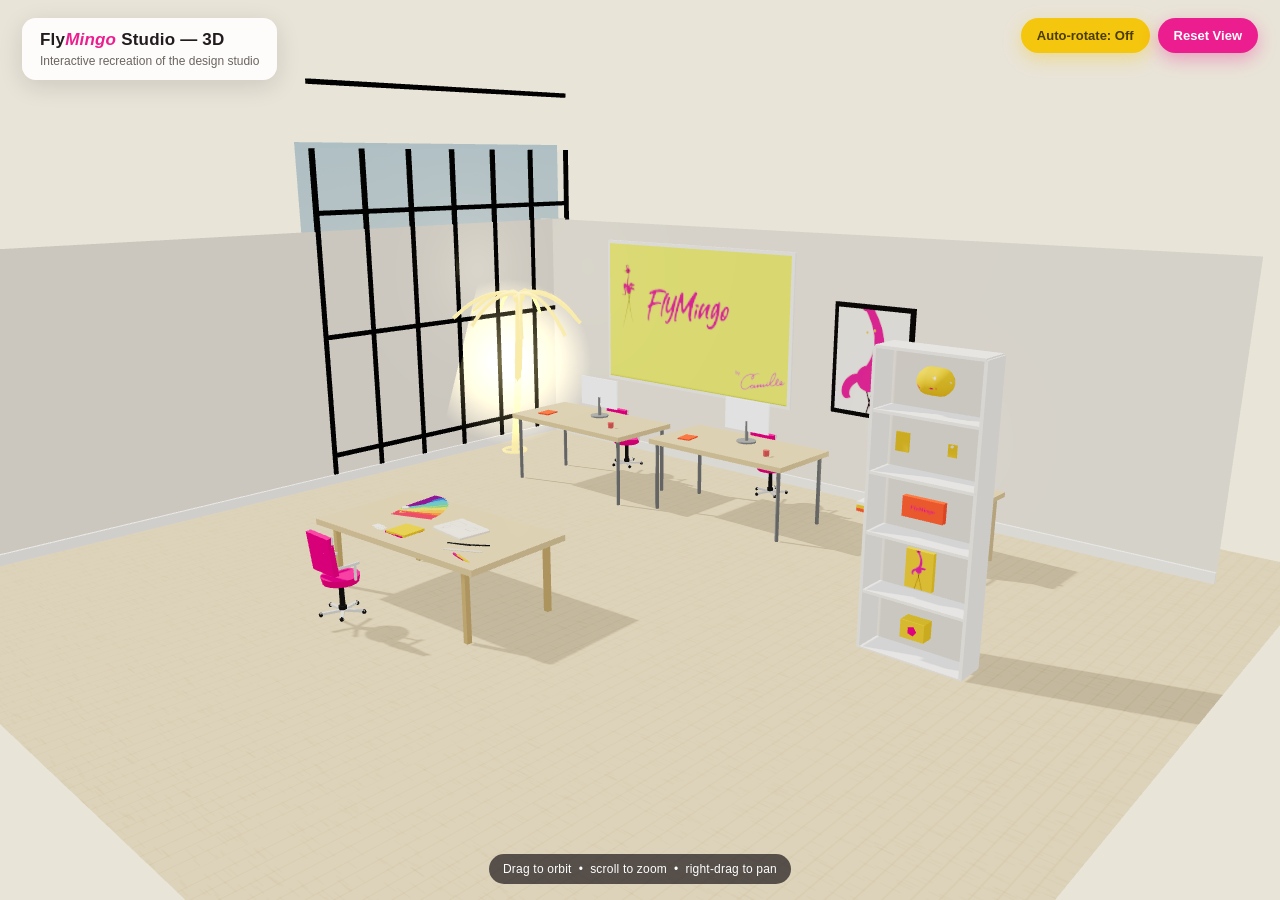
<file: flymingo-studio-3d.html>
<!doctype html>
<html lang="en">
<head>
<meta charset="utf-8">
<meta name="viewport" content="width=device-width, initial-scale=1">
<title>FlyMingo Studio — 3D</title>
<meta name="description" content="Interactive 3D recreation of the FlyMingo design studio.">
<style>
  :root{
    --pink: #ec1e8f;
    --pink-deep: #c8116f;
    --yellow: #f4c60d;
    --cream: #faf7f0;
    --ink: #221c1f;
  }
  html,body{
    margin:0; padding:0; height:100%; overflow:hidden;
    background:#e9e4d8;
    font-family: -apple-system, BlinkMacSystemFont, "Segoe UI", Roboto, Helvetica, Arial, sans-serif;
  }
  canvas{ display:block; touch-action:none; }

  #overlay{
    position:fixed; top:0; left:0; right:0;
    display:flex; align-items:flex-start; justify-content:space-between;
    padding:18px 22px; pointer-events:none; z-index:10;
  }
  #title{
    pointer-events:auto;
    background:rgba(255,255,255,0.88);
    backdrop-filter: blur(6px);
    border-radius:14px;
    padding:12px 18px;
    box-shadow:0 6px 24px rgba(0,0,0,0.12);
  }
  #title h1{
    margin:0; font-size:17px; letter-spacing:0.2px; color:var(--ink);
    font-weight:800;
  }
  #title h1 span{ color:var(--pink); font-style:italic; }
  #title p{
    margin:4px 0 0; font-size:12px; color:#6b6560;
  }
  #controls{
    pointer-events:auto;
    display:flex; gap:8px;
  }
  .btn{
    background:var(--pink);
    color:#fff; border:none; border-radius:999px;
    padding:10px 16px; font-size:13px; font-weight:700;
    cursor:pointer; box-shadow:0 6px 18px rgba(236,30,143,0.35);
    transition:transform .15s ease, background .15s ease;
  }
  .btn:hover{ transform:translateY(-1px); background:var(--pink-deep); }
  .btn.secondary{
    background:var(--yellow); color:#4a3c05;
    box-shadow:0 6px 18px rgba(244,198,13,0.35);
  }
  #loading{
    position:fixed; inset:0; display:flex; align-items:center; justify-content:center;
    background:var(--cream); z-index:20; flex-direction:column; gap:14px;
    transition:opacity .5s ease;
  }
  #loading .spinner{
    width:42px; height:42px; border-radius:50%;
    border:4px solid #f0dfe9; border-top-color:var(--pink);
    animation:spin 0.9s linear infinite;
  }
  #loading span{ color:#7a746c; font-size:13px; letter-spacing:0.3px; }
  @keyframes spin{ to{ transform:rotate(360deg); } }
  #hint{
    position:fixed; bottom:16px; left:50%; transform:translateX(-50%);
    background:rgba(34,28,31,0.72); color:#fff; font-size:12px;
    padding:8px 14px; border-radius:999px; pointer-events:none;
    letter-spacing:0.2px; z-index:10;
  }
</style>
</head>
<body>

<div id="loading"><div class="spinner"></div><span>Building the studio&hellip;</span></div>

<div id="overlay">
  <div id="title">
    <h1>Fly<span>Mingo</span> Studio — 3D</h1>
    <p>Interactive recreation of the design studio</p>
  </div>
  <div id="controls">
    <button class="btn secondary" id="rotateBtn">Auto-rotate: Off</button>
    <button class="btn" id="resetBtn">Reset View</button>
  </div>
</div>
<div id="hint">Drag to orbit &nbsp;•&nbsp; scroll to zoom &nbsp;•&nbsp; right-drag to pan</div>

<script type="importmap">
{
  "imports": {
    "three": "./assets/vendor/three/build/three.module.js",
    "three/addons/": "./assets/vendor/three/examples/jsm/"
  }
}
</script>
<script type="module" src="assets/flymingo-3d.js"></script>
</body>
</html>
</file>
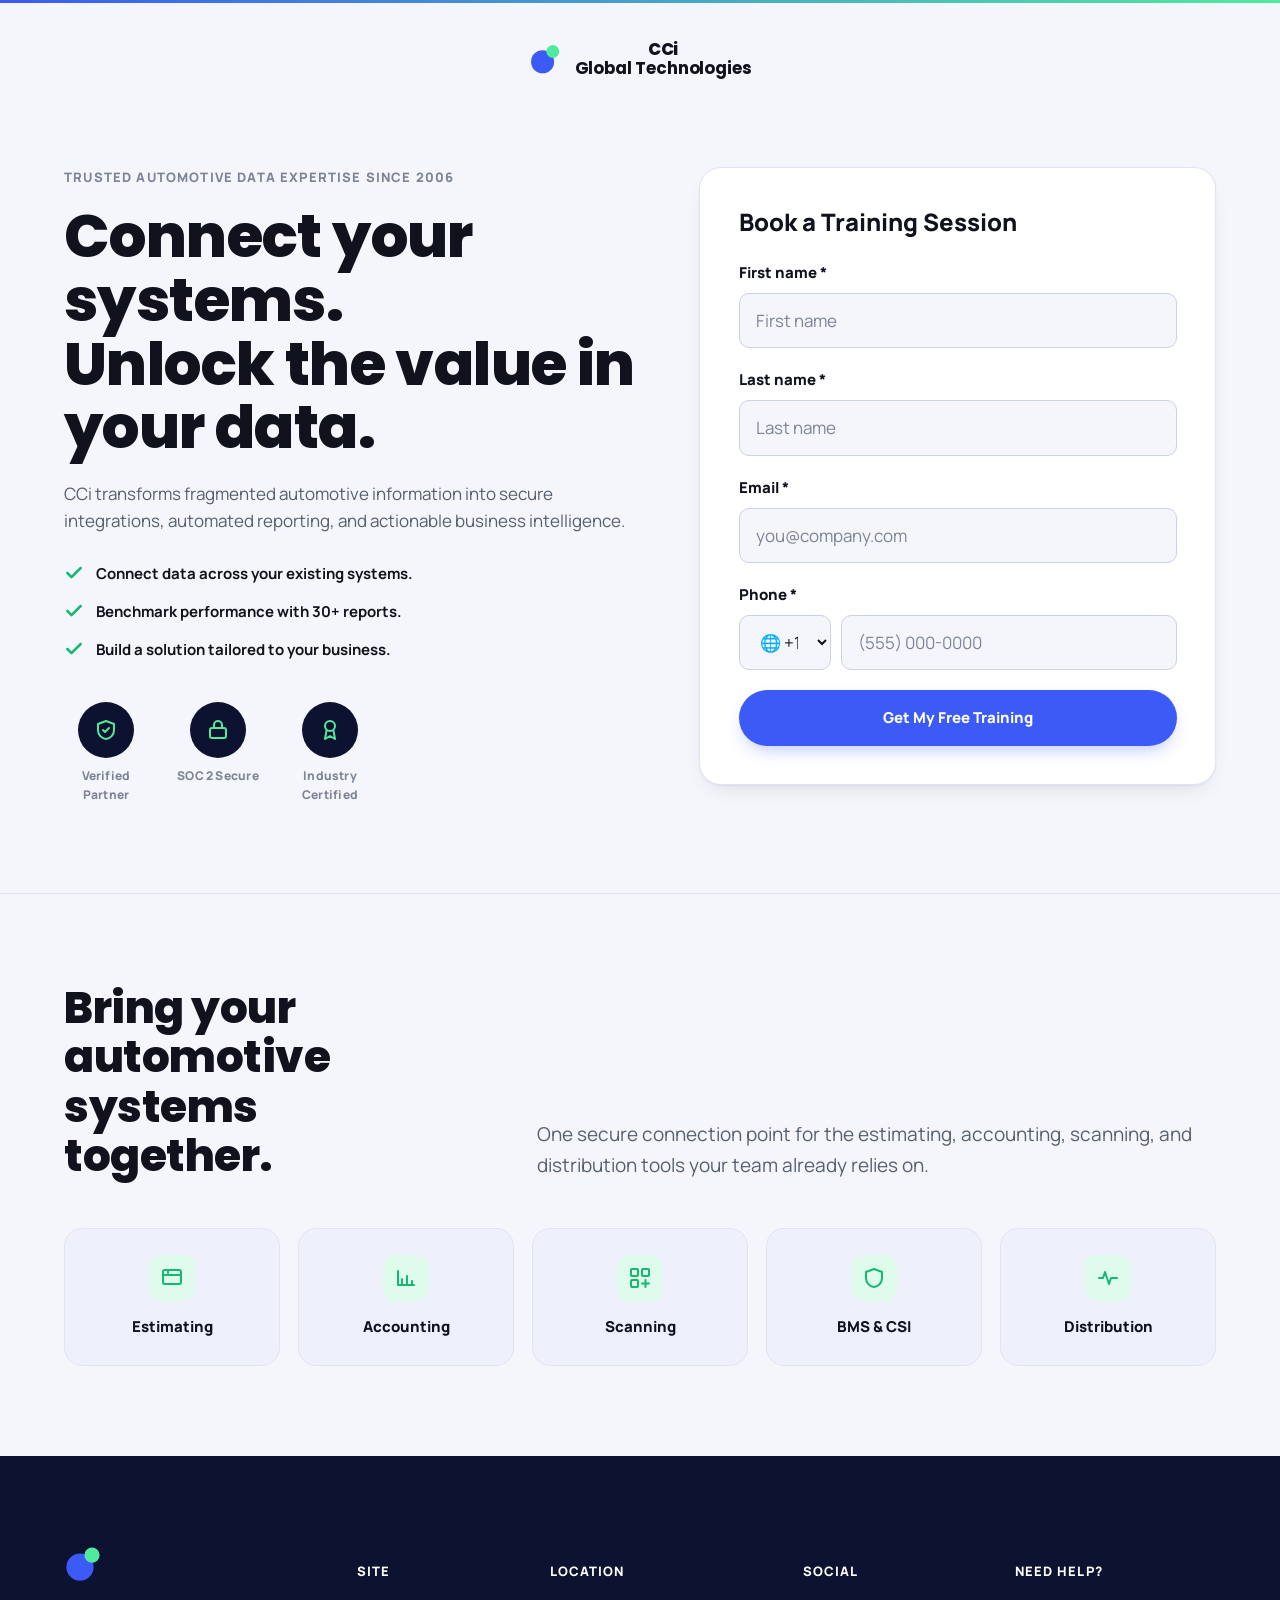
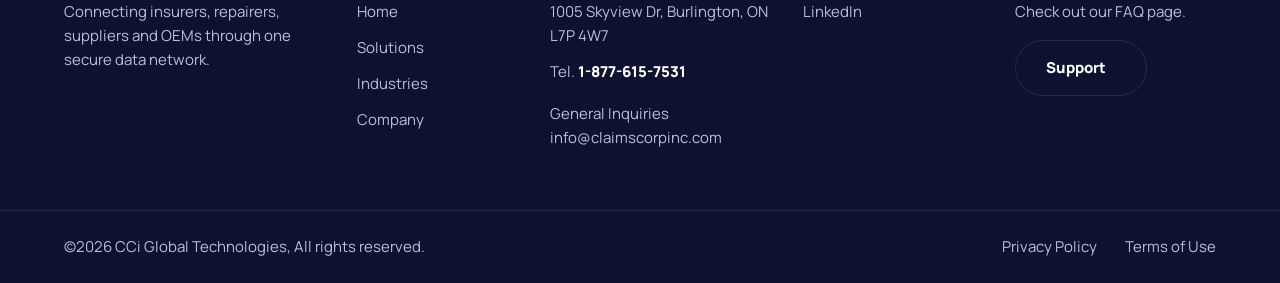
<file: training.html>
<!doctype html>
<html lang="en">
<head>
<meta charset="utf-8">
<meta name="viewport" content="width=device-width, initial-scale=1">
<title>Book a Training Session — CCi Global Technologies</title>
<meta name="description" content="Connect your systems and unlock the value in your data. Book a free CCi training session.">
<link rel="preconnect" href="https://fonts.googleapis.com">
<link rel="preconnect" href="https://fonts.gstatic.com" crossorigin>
<link href="https://fonts.googleapis.com/css2?family=Manrope:wght@400;600;800&family=Poppins:ital,wght@0,700;0,800;1,700&display=swap" rel="stylesheet">
<link rel="stylesheet" href="assets/style.css">
</head>
<body>

<header class="training-header">
  <div class="wrap">
    <a class="brand" href="index.html" aria-label="CCi Global Technologies home">
      <svg viewBox="0 0 100 100" aria-hidden="true">
        <circle cx="40" cy="58" r="34" fill="#3B5AF6"/>
        <circle cx="70" cy="28" r="19" fill="#50EA9D"/>
      </svg>
      <span class="brand-word">CCi <span>Global Technologies</span></span>
    </a>
  </div>
</header>

<main>
  <section class="training-hero">
    <div class="wrap">
      <div class="training-copy">
        <span class="eyebrow eyebrow--muted">Trusted automotive data expertise since 2006</span>
        <h1>Connect your systems.<br>Unlock the value in your data.</h1>
        <p class="body-copy">CCi transforms fragmented automotive information into secure integrations, automated reporting, and actionable business intelligence.</p>
        <ul class="check-list">
          <li>
            <svg viewBox="0 0 24 24" fill="none" stroke="currentColor" stroke-width="3" stroke-linecap="round" stroke-linejoin="round"><path d="M20 6 9 17l-5-5"/></svg>
            Connect data across your existing systems.
          </li>
          <li>
            <svg viewBox="0 0 24 24" fill="none" stroke="currentColor" stroke-width="3" stroke-linecap="round" stroke-linejoin="round"><path d="M20 6 9 17l-5-5"/></svg>
            Benchmark performance with 30+ reports.
          </li>
          <li>
            <svg viewBox="0 0 24 24" fill="none" stroke="currentColor" stroke-width="3" stroke-linecap="round" stroke-linejoin="round"><path d="M20 6 9 17l-5-5"/></svg>
            Build a solution tailored to your business.
          </li>
        </ul>
        <div class="badge-row">
          <div class="badge">
            <div class="badge-mark"><svg viewBox="0 0 24 24" fill="none" stroke="currentColor" stroke-width="2" stroke-linecap="round" stroke-linejoin="round"><path d="M12 3 4 6v6c0 5 3.5 8.5 8 9 4.5-.5 8-4 8-9V6Z"/><path d="m9 12 2 2 4-4"/></svg></div>
            <span>Verified Partner</span>
          </div>
          <div class="badge">
            <div class="badge-mark"><svg viewBox="0 0 24 24" fill="none" stroke="currentColor" stroke-width="2" stroke-linecap="round" stroke-linejoin="round"><rect x="4" y="10" width="16" height="10" rx="2"/><path d="M8 10V7a4 4 0 0 1 8 0v3"/></svg></div>
            <span>SOC 2 Secure</span>
          </div>
          <div class="badge">
            <div class="badge-mark"><svg viewBox="0 0 24 24" fill="none" stroke="currentColor" stroke-width="2" stroke-linecap="round" stroke-linejoin="round"><circle cx="12" cy="8" r="5"/><path d="M8.5 12.5 7 21l5-3 5 3-1.5-8.5"/></svg></div>
            <span>Industry Certified</span>
          </div>
        </div>
      </div>

      <form class="form-card" aria-labelledby="form-title">
        <h3 id="form-title">Book a Training Session</h3>
        <div class="field">
          <label for="fname">First name *</label>
          <input id="fname" name="first-name" type="text" placeholder="First name" required>
        </div>
        <div class="field">
          <label for="lname">Last name *</label>
          <input id="lname" name="last-name" type="text" placeholder="Last name" required>
        </div>
        <div class="field">
          <label for="email">Email *</label>
          <input id="email" name="email" type="email" placeholder="you@company.com" required>
        </div>
        <div class="field">
          <label for="phone">Phone *</label>
          <div class="field-phone">
            <select aria-label="Country code">
              <option>🌐 +1</option>
              <option>🌐 +44</option>
              <option>🌐 +61</option>
            </select>
            <input id="phone" name="phone" type="tel" placeholder="(555) 000-0000" required>
          </div>
        </div>
        <button class="btn btn-primary btn-block" type="submit">Get My Free Training</button>
      </form>
    </div>
  </section>

  <section class="systems-band">
    <div class="wrap">
      <div class="systems-band-head">
        <h2>Bring your automotive systems together.</h2>
        <p class="lead" style="max-width:56ch;">One secure connection point for the estimating, accounting, scanning, and distribution tools your team already relies on.</p>
      </div>
      <div class="pill-grid">
        <div class="pill-card">
          <div class="card-icon"><svg viewBox="0 0 24 24" fill="none" stroke="currentColor" stroke-width="2" stroke-linecap="round" stroke-linejoin="round"><rect x="3" y="4" width="18" height="14" rx="2"/><path d="M3 9h18M8 4v3"/></svg></div>
          <span>Estimating</span>
        </div>
        <div class="pill-card">
          <div class="card-icon"><svg viewBox="0 0 24 24" fill="none" stroke="currentColor" stroke-width="2" stroke-linecap="round" stroke-linejoin="round"><path d="M4 19V5M4 19h16M8 19v-6M13 19v-9M18 19v-4"/></svg></div>
          <span>Accounting</span>
        </div>
        <div class="pill-card">
          <div class="card-icon"><svg viewBox="0 0 24 24" fill="none" stroke="currentColor" stroke-width="2" stroke-linecap="round" stroke-linejoin="round"><rect x="3" y="3" width="7" height="7" rx="1"/><rect x="14" y="3" width="7" height="7" rx="1"/><rect x="3" y="14" width="7" height="7" rx="1"/><path d="M17.5 14v7M14 17.5h7"/></svg></div>
          <span>Scanning</span>
        </div>
        <div class="pill-card">
          <div class="card-icon"><svg viewBox="0 0 24 24" fill="none" stroke="currentColor" stroke-width="2" stroke-linecap="round" stroke-linejoin="round"><path d="M12 3 4 6v6c0 5 3.5 8.5 8 9 4.5-.5 8-4 8-9V6Z"/></svg></div>
          <span>BMS &amp; CSI</span>
        </div>
        <div class="pill-card">
          <div class="card-icon"><svg viewBox="0 0 24 24" fill="none" stroke="currentColor" stroke-width="2" stroke-linecap="round" stroke-linejoin="round"><path d="M3 12h4l2-6 4 12 2-6h6"/></svg></div>
          <span>Distribution</span>
        </div>
      </div>
    </div>
  </section>
</main>

<footer class="site-footer" id="support">
  <div class="wrap footer-top">
    <div class="footer-brand">
      <svg viewBox="0 0 100 100" width="40" height="40" aria-hidden="true">
        <circle cx="40" cy="58" r="34" fill="#3B5AF6"/>
        <circle cx="70" cy="28" r="19" fill="#50EA9D"/>
      </svg>
      <p>Connecting insurers, repairers, suppliers and OEMs through one secure data network.</p>
    </div>
    <nav class="footer-col" aria-label="Site">
      <h4>Site</h4>
      <ul>
        <li><a href="index.html">Home</a></li>
        <li><a href="index.html#solutions">Solutions</a></li>
        <li><a href="index.html#industries">Industries</a></li>
        <li><a href="index.html#company">Company</a></li>
      </ul>
    </nav>
    <div class="footer-col">
      <h4>Location</h4>
      <ul>
        <li>1005 Skyview Dr, Burlington, ON L7P 4W7</li>
        <li>Tel. <a class="tel" href="tel:18776157531">1-877-615-7531</a></li>
        <li style="margin-top:18px;">General Inquiries<br><a href="mailto:info@claimscorpinc.com">info@claimscorpinc.com</a></li>
      </ul>
    </div>
    <div class="footer-col">
      <h4>Social</h4>
      <ul>
        <li><a href="#">LinkedIn</a></li>
      </ul>
    </div>
    <div class="footer-col footer-help">
      <h4>Need Help?</h4>
      <p>Check out our FAQ page.</p>
      <a class="btn btn-ghost" href="#support">Support
        <svg viewBox="0 0 24 24" fill="none" stroke="currentColor" stroke-width="2.4" stroke-linecap="round"><path d="M5 12h14M13 6l6 6-6 6"/></svg>
      </a>
    </div>
  </div>
  <div class="wrap footer-bottom">
    <p>©2026 CCi Global Technologies, All rights reserved.</p>
    <div class="footer-legal">
      <a href="#">Privacy Policy</a>
      <a href="#">Terms of Use</a>
    </div>
  </div>
</footer>

</body>
</html>
</file>
<file: assets/style.css>
/* ==========================================================================
   CCi Global Technologies — site stylesheet
   Design tokens live on :root; components read tokens, never raw values.
   ========================================================================== */

:root{
  /* — neutrals: cool steel, tinted toward the indigo/mint brand rather than
     pure gray — */
  --paper:      #F5F6FB;
  --surface:    #FFFFFF;
  --surface-2:  #EEF0FB;
  --line:       #E1E5F2;
  --line-strong:#CBD1E5;
  --ink:        #10131E;
  --muted:      #565F6E;
  --muted-2:    #7C8496;

  /* — brand: button/interactive blue — */
  --brand:      #3B5AF6;
  --brand-deep: #2C46D8;
  --brand-tint: #E7ECFF;

  /* — accent: mint pop, used for dark-surface highlights, chips and decoration — */
  --accent:       #50EA9D;
  --accent-deep:  #17C77E;
  --accent-tint:  #DEFBEC;
  --navy:         #0D1230;
  --navy-2:       #171C48;
  --navy-line:    rgba(255,255,255,0.10);
  --navy-text:    #B9C0DE;
  --check:        #14B871;
  --check-tint:   #DEFBEC;

  /* — elevation — */
  --shadow-card: 0 1px 2px rgba(16,19,42,0.05), 0 10px 24px -12px rgba(16,19,42,0.16);
  --shadow-pop:  0 8px 18px -6px rgba(59,90,246,0.38);

  /* — type scale — */
  --fs-eyebrow: 0.8125rem;
  --fs-small:   0.9375rem;
  --fs-body:    1.0625rem;
  --fs-lead:    1.1875rem;
  --fs-h3:      1.375rem;
  --fs-h2:      clamp(2rem, 1.5rem + 2vw, 2.75rem);
  --fs-h1:      clamp(2.5rem, 1.7rem + 3vw, 3.75rem);
  --fs-stat:    clamp(2.5rem, 2rem + 2vw, 3.25rem);

  --font-display: "Poppins", "Segoe UI", system-ui, sans-serif;
  --font-body:    "Manrope", "Segoe UI", system-ui, sans-serif;

  --container: 1280px;
  --gutter: clamp(24px, 5vw, 64px);
  --radius-card: 18px;
  --radius-pill: 999px;
}

@media (prefers-color-scheme: dark){
  :root{
    --paper:      #0C0F1A;
    --surface:    #141A2C;
    --surface-2:  #1A2138;
    --line:       rgba(255,255,255,0.09);
    --line-strong:rgba(255,255,255,0.16);
    --ink:        #EDEFF5;
    --muted:      #A7ADC2;
    --muted-2:    #888FA8;
    --brand:      #7C93FF;
    --brand-deep: #9AB0FF;
    --brand-tint: #1B2242;
    --accent:     #50EA9D;
    --accent-deep:#7CF3B8;
    --accent-tint:#102A22;
    --navy:       #070A18;
    --navy-2:     #10142A;
    --navy-line:  rgba(255,255,255,0.09);
    --navy-text:  #AEB6D4;
    --check:      #3DDB93;
    --check-tint: #102A22;
    --shadow-card: 0 1px 2px rgba(0,0,0,0.3), 0 10px 24px -12px rgba(0,0,0,0.5);
    --shadow-pop:  0 8px 18px -6px rgba(124,147,255,0.4);
  }
}
:root[data-theme="dark"]{
  --paper:      #0C0F1A;
  --surface:    #141A2C;
  --surface-2:  #1A2138;
  --line:       rgba(255,255,255,0.09);
  --line-strong:rgba(255,255,255,0.16);
  --ink:        #EDEFF5;
  --muted:      #A7ADC2;
  --muted-2:    #888FA8;
  --brand:      #7C93FF;
  --brand-deep: #9AB0FF;
  --brand-tint: #1B2242;
  --accent:     #50EA9D;
  --accent-deep:#7CF3B8;
  --accent-tint:#102A22;
  --navy:       #070A18;
  --navy-2:     #10142A;
  --navy-line:  rgba(255,255,255,0.09);
  --navy-text:  #AEB6D4;
  --check:      #3DDB93;
  --check-tint: #102A22;
  --shadow-card: 0 1px 2px rgba(0,0,0,0.3), 0 10px 24px -12px rgba(0,0,0,0.5);
  --shadow-pop:  0 8px 18px -6px rgba(124,147,255,0.4);
}
:root[data-theme="light"]{
  --paper:      #F5F6FB;
  --surface:    #FFFFFF;
  --surface-2:  #EEF0FB;
  --line:       #E1E5F2;
  --line-strong:#CBD1E5;
  --ink:        #10131E;
  --muted:      #565F6E;
  --muted-2:    #7C8496;
  --brand:      #3B5AF6;
  --brand-deep: #2C46D8;
  --brand-tint: #E7ECFF;
  --accent:     #50EA9D;
  --accent-deep:#17C77E;
  --accent-tint:#DEFBEC;
  --navy:       #0D1230;
  --navy-2:     #171C48;
  --navy-line:  rgba(255,255,255,0.10);
  --navy-text:  #B9C0DE;
  --check:      #14B871;
  --check-tint: #DEFBEC;
  --shadow-card: 0 1px 2px rgba(16,19,42,0.05), 0 10px 24px -12px rgba(16,19,42,0.16);
  --shadow-pop:  0 8px 18px -6px rgba(59,90,246,0.38);
}

/* — reset — */
*,*::before,*::after{ box-sizing: border-box; }
html{ -webkit-text-size-adjust: 100%; scroll-behavior: smooth; }
body{
  margin: 0;
  background: var(--paper);
  color: var(--ink);
  font-family: var(--font-body);
  font-size: var(--fs-body);
  line-height: 1.6;
  -webkit-font-smoothing: antialiased;
}
body::before{
  content:""; position:fixed; inset:0 0 auto 0; height:3px; z-index:60;
  background: linear-gradient(90deg, var(--brand), var(--accent));
}
img,svg{ display:block; max-width: 100%; }
a{ color: inherit; text-decoration: none; }
ul{ margin:0; padding:0; list-style:none; }
button{ font: inherit; }
h1,h2,h3,p{ margin: 0; }
:focus-visible{ outline: 2px solid var(--brand); outline-offset: 3px; border-radius: 4px; }
@media (prefers-reduced-motion: reduce){
  html{ scroll-behavior:auto; }
  *{ animation-duration:0.01ms !important; transition-duration:0.01ms !important; }
}

.wrap{
  max-width: var(--container);
  margin-inline: auto;
  padding-inline: var(--gutter);
}

.eyebrow{
  font-family: var(--font-body);
  font-size: var(--fs-eyebrow);
  font-weight: 800;
  letter-spacing: 0.09em;
  text-transform: uppercase;
  color: var(--brand);
}
.eyebrow--muted{ color: var(--muted-2); }

h1{ font-family: var(--font-display); font-weight: 800; font-size: var(--fs-h1); line-height: 1.06; letter-spacing: -0.01em; text-wrap: balance; }
h1 em, h2 em{ font-style: italic; font-weight: 800; color: var(--brand); }
h2{ font-family: var(--font-display); font-weight: 800; font-size: var(--fs-h2); line-height: 1.12; letter-spacing: -0.01em; text-wrap: balance; }
h3{ font-family: var(--font-body); font-weight: 800; font-size: var(--fs-h3); line-height: 1.3; }

.lead{ font-size: var(--fs-lead); color: var(--muted); max-width: 42ch; }
.body-copy{ color: var(--muted); max-width: 60ch; }

/* — buttons — */
.btn{
  display: inline-flex; align-items: center; justify-content: center; gap: 10px;
  padding: 15px 30px;
  border-radius: var(--radius-pill);
  font-family: var(--font-body); font-weight: 800; font-size: 0.9375rem;
  white-space: nowrap;
  transition: transform .15s ease, box-shadow .15s ease, background-color .15s ease, color .15s ease;
  border: 1.5px solid transparent;
  cursor: pointer;
}
.btn:hover{ transform: translateY(-1px); }
.btn-primary{ background: var(--brand); color: #fff; box-shadow: var(--shadow-pop); }
.btn-primary:hover{ background: var(--brand-deep); }
.btn-outline{ border-color: var(--brand); color: var(--brand); background: transparent; }
.btn-outline:hover{ background: var(--brand-tint); }
.btn-ghost{ border-color: var(--line-strong); color: var(--ink); background: transparent; }
.btn-ghost:hover{ border-color: var(--muted-2); }
.site-footer .btn-ghost{ border-color: var(--navy-line); color: #fff; }
.site-footer .btn-ghost:hover{ border-color: var(--accent); color: var(--accent); }
.btn-block{ width: 100%; }

.text-link{
  display: inline-flex; align-items: center; gap: 8px;
  font-weight: 800; color: var(--brand); font-size: var(--fs-small);
  transition: gap .15s ease;
}
.text-link:hover{ gap: 12px; }
.text-link svg{ width: 16px; height: 16px; flex: none; }

/* ===== header ===== */
.site-header{
  position: sticky; top: 0; z-index: 40;
  background: color-mix(in srgb, var(--surface) 92%, transparent);
  backdrop-filter: blur(10px);
  border-bottom: 1px solid var(--line);
}
.site-header .wrap{
  display: flex; align-items: center; gap: clamp(20px,4vw,56px);
  padding-block: 18px;
}
.brand{ display: flex; align-items: center; gap: 12px; margin-right: auto; }
.brand svg{ width: 34px; height: 34px; flex: none; }
.brand-word{ font-family: var(--font-display); font-weight: 800; font-size: 1.05rem; line-height: 1.15; letter-spacing: -0.01em; }
.brand-word span{ display:block; font-weight: 700; }

.primary-nav{ display: flex; align-items: center; gap: clamp(20px,3vw,40px); }
.primary-nav a{ font-weight: 700; font-size: var(--fs-small); color: var(--ink); }
.primary-nav a:hover{ color: var(--accent); }
.header-actions{ display: flex; align-items: center; gap: clamp(16px,2vw,28px); }
.header-actions .support-link{ font-weight: 700; font-size: var(--fs-small); color: var(--muted); }
.header-actions .support-link:hover{ color: var(--ink); }

.nav-toggle{ display:none; }

/* ===== hero ===== */
.hero{ padding-block: clamp(56px,8vw,104px) clamp(48px,6vw,88px); }
.hero .wrap{
  display: grid;
  grid-template-columns: minmax(0,7fr) minmax(0,5fr);
  gap: clamp(32px,5vw,72px);
  align-items: center;
}
.hero-copy{ max-width: 640px; }
.hero-copy h1{ margin-bottom: 22px; }
.hero-copy .lead{ margin-bottom: 36px; }
.hero-actions{ display: flex; align-items: center; gap: clamp(20px,3vw,32px); flex-wrap: wrap; margin-bottom: 44px; }
.hero-trust{
  display: flex; gap: clamp(24px,4vw,48px); flex-wrap: wrap;
  padding-top: 26px; border-top: 1px solid var(--line);
}
.hero-trust li{ font-size: var(--fs-small); font-weight: 700; color: var(--muted); display:flex; align-items:center; gap:8px; }
.hero-trust svg{ width: 16px; height: 16px; color: var(--check); flex: none; }
.hero-art{ display:flex; align-items:center; justify-content:center; }
.hero-art svg{ width: 100%; height: auto; color: var(--ink); opacity: 0.82; }

/* ===== who we work with ===== */
.audience{
  background:
    radial-gradient(90% 140% at 78% 0%, color-mix(in srgb, var(--brand) 8%, transparent), transparent 60%),
    var(--surface-2);
  padding-block: clamp(56px,7vw,96px);
}
.audience-head{
  display: grid;
  grid-template-columns: minmax(0,7fr) minmax(0,5fr);
  gap: clamp(24px,4vw,56px);
  align-items: end;
  margin-bottom: clamp(40px,5vw,64px);
}
.audience-head h2{ color: var(--ink); }
.audience-head .lead{ max-width: 40ch; padding-bottom: 4px; }

.card-grid{
  display: grid;
  grid-template-columns: repeat(4, minmax(0,1fr));
  gap: 20px;
  margin-bottom: clamp(40px,5vw,64px);
}
.card{
  background: var(--surface);
  border-radius: var(--radius-card);
  border: 1px solid var(--line);
  box-shadow: var(--shadow-card);
  padding: 30px 26px;
  display: flex; flex-direction: column;
  min-height: 268px;
}
.card-icon{
  width: 46px; height: 46px; border-radius: 12px;
  background: var(--accent-tint); color: var(--check);
  display:flex; align-items:center; justify-content:center;
  margin-bottom: 20px;
}
.card-icon svg{ width: 24px; height: 24px; }
.card h3{ margin-bottom: 10px; }
.card p{ color: var(--muted); font-size: var(--fs-small); flex: 1; }
.card .text-link{ margin-top: 18px; }

.audience-foot{ max-width: 76ch; color: var(--muted-2); font-size: var(--fs-small); }
.audience-foot strong{ color: var(--ink); }

/* ===== stats ===== */
.stats{ background: var(--navy); color: #fff; padding-block: clamp(48px,6vw,72px); }
.stats .wrap{
  display: grid;
  grid-template-columns: repeat(3, minmax(0,1fr));
  gap: 32px;
}
.stat{ text-align: center; padding-inline: 12px; }
.stat-icon{
  width: 44px; height: 44px; margin-inline: auto 12px auto; margin-bottom: 14px;
  display:flex; align-items:center; justify-content:center;
  border-radius: 12px; background: var(--navy-2); color: var(--accent);
}
.stat-icon svg{ width: 22px; height: 22px; }
.stat b{
  display:block; font-family: var(--font-display); font-weight: 800;
  font-size: var(--fs-stat); font-variant-numeric: tabular-nums; letter-spacing: -0.01em;
}
.stat span{ color: var(--navy-text); font-size: var(--fs-small); font-weight: 700; }

/* ===== systems / features ===== */
.systems{ padding-block: clamp(64px,8vw,112px); }
.systems > .wrap > h2{ max-width: 20ch; margin-bottom: clamp(36px,5vw,56px); }
.feature-row{
  display: grid;
  grid-template-columns: 64px minmax(0,1fr) minmax(0,1.7fr);
  gap: clamp(20px,3vw,40px);
  align-items: start;
  padding-block: clamp(28px,4vw,36px);
  border-bottom: 1px solid var(--line);
}
.feature-row:first-of-type{ border-top: 1px solid var(--line); }
.feature-icon{
  width: 64px; height: 64px; border-radius: 16px;
  background: var(--accent-tint); border: 1px solid var(--line);
  display:flex; align-items:center; justify-content:center; color: var(--check);
}
.feature-icon svg{ width: 30px; height: 30px; }
.feature-row h3{ padding-top: 8px; }
.feature-list li{
  display:flex; gap: 10px; font-size: var(--fs-small); color: var(--muted);
  padding-block: 6px;
}
.feature-list svg{ width: 17px; height: 17px; color: var(--check); flex: none; margin-top: 2px; }

/* ===== cta ===== */
.cta{
  background:
    radial-gradient(70% 140% at 15% 0%, color-mix(in srgb, var(--brand) 9%, transparent), transparent 60%),
    radial-gradient(70% 140% at 85% 100%, color-mix(in srgb, var(--accent) 12%, transparent), transparent 60%),
    var(--surface-2);
  padding-block: clamp(72px,9vw,128px); text-align: center;
}
.cta-inner{ max-width: 620px; margin-inline: auto; display:flex; flex-direction:column; align-items:center; gap: 22px; }
.cta h2{ margin-top: 4px; }
.cta .body-copy{ text-align:center; }

/* ===== footer ===== */
.site-footer{ background: var(--navy); color: var(--navy-text); }
.footer-top{
  padding-block: clamp(56px,7vw,88px) 48px;
  display: grid;
  grid-template-columns: 1.3fr 0.8fr 1.1fr 0.9fr 1fr;
  gap: 32px;
}
.footer-brand svg{ width: 40px; height: 40px; margin-bottom: 16px; }
.footer-brand p{ font-size: var(--fs-small); max-width: 30ch; }
.footer-col h4{ color: #fff; font-size: var(--fs-eyebrow); font-weight: 800; letter-spacing: 0.08em; text-transform: uppercase; margin-bottom: 18px; }
.footer-col li{ margin-bottom: 12px; font-size: var(--fs-small); }
.footer-col a:hover{ color: #fff; }
.footer-col .tel{ font-weight: 800; color: #fff; }
.footer-help p{ font-size: var(--fs-small); margin-bottom: 16px; }
.footer-bottom{
  border-top: 1px solid var(--navy-line);
  padding-block: 24px;
  display:flex; justify-content:space-between; align-items:center; gap: 16px; flex-wrap: wrap;
  font-size: var(--fs-small);
}
.footer-legal{ display:flex; gap: 28px; }
.footer-legal a:hover{ color: #fff; }

/* ===== training page ===== */
.training-header{ text-align:center; padding-block: 40px 0; }
.training-header .brand{ justify-content:center; margin: 0 auto; }
.training-hero{ padding-block: clamp(48px,7vw,88px); }
.training-hero .wrap{
  display:grid; grid-template-columns: minmax(0,1.05fr) minmax(0,0.95fr);
  gap: clamp(32px,5vw,72px); align-items:start;
}
.training-copy .eyebrow--muted{ display:block; margin-bottom: 18px; }
.training-copy h1{ margin-bottom: 20px; }
.training-copy .body-copy{ margin-bottom: 28px; }
.check-list{ display:flex; flex-direction:column; gap: 14px; margin-bottom: 40px; }
.check-list li{ display:flex; gap: 12px; font-weight: 700; font-size: var(--fs-small); }
.check-list svg{ width: 20px; height: 20px; color: var(--check); flex:none; margin-top: 1px; }
.badge-row{ display:flex; gap: 28px; }
.badge{ display:flex; flex-direction:column; align-items:center; gap: 8px; width: 84px; }
.badge-mark{
  width: 56px; height: 56px; border-radius: 50%;
  background: var(--navy); color: var(--accent);
  display:flex; align-items:center; justify-content:center;
}
.badge-mark svg{ width: 24px; height: 24px; }
.badge span{ font-size: 0.75rem; font-weight: 800; color: var(--muted-2); text-align:center; letter-spacing: 0.02em; }

.form-card{
  background: var(--surface); border: 1px solid var(--line); border-radius: 22px;
  box-shadow: var(--shadow-card);
  padding: clamp(28px,3vw,40px);
}
.form-card h3{ font-size: 1.5rem; margin-bottom: 24px; }
.field{ margin-bottom: 20px; }
.field label{ display:block; font-size: var(--fs-small); font-weight: 800; margin-bottom: 8px; }
.field input, .field select{
  width: 100%; padding: 13px 16px; border-radius: 10px;
  border: 1.5px solid var(--line-strong); background: var(--paper);
  font: inherit; color: var(--ink);
}
.field input::placeholder{ color: var(--muted-2); }
.field input:focus, .field select:focus{ border-color: var(--brand); outline: none; }
.field-phone{ display:flex; gap: 10px; }
.field-phone select{ width: 92px; flex:none; }

.systems-band{ padding-block: clamp(56px,7vw,96px); border-top: 1px solid var(--line); }
.systems-band-head{
  display:grid; grid-template-columns: minmax(0,1fr) minmax(0,1.6fr);
  gap: clamp(24px,4vw,48px); align-items:end; margin-bottom: clamp(32px,4vw,48px);
}
.systems-band-head h2{ max-width: 14ch; }
.pill-grid{ display:grid; grid-template-columns: repeat(5, minmax(0,1fr)); gap: 18px; }
.pill-card{
  background: var(--surface-2); border: 1px solid var(--line); border-radius: 18px;
  padding: 26px 18px; text-align:center;
  display:flex; flex-direction:column; align-items:center; gap: 14px;
}
.pill-card .card-icon{ margin-bottom: 0; }
.pill-card span{ font-weight: 800; font-size: var(--fs-small); }

/* ===== responsive ===== */
@media (max-width: 980px){
  .primary-nav{ display:none; }
  .hero .wrap, .audience-head, .training-hero .wrap, .systems-band-head{
    grid-template-columns: 1fr;
  }
  .audience-head{ align-items:start; }
  .card-grid{ grid-template-columns: repeat(2, minmax(0,1fr)); }
  .stats .wrap{ grid-template-columns: 1fr; gap: 40px; }
  .feature-row{ grid-template-columns: 56px 1fr; }
  .feature-row h3{ grid-column: 2; }
  .feature-list{ grid-column: 1 / -1; }
  .footer-top{ grid-template-columns: repeat(2, minmax(0,1fr)); }
  .pill-grid{ grid-template-columns: repeat(2, minmax(0,1fr)); }
  .hero-art{ display:none; }
}
@media (max-width: 620px){
  .card-grid{ grid-template-columns: 1fr; }
  .hero-actions{ flex-direction:column; align-items:flex-start; gap: 18px; }
  .footer-top{ grid-template-columns: 1fr; }
  .footer-bottom{ flex-direction:column; align-items:flex-start; }
  .pill-grid{ grid-template-columns: 1fr; }
  .badge-row{ gap: 18px; }
}
</file>
<file: wish-on-a-sea-star/assets/style.css>
/* ============ Design tokens ============ */
:root{
  --primary: #F66062;
  --primary-light: #FF9C86;
  --primary-dark: #E14A4C;
  --secondary: #00A88F;      /* text-safe teal */
  --secondary-bright: #00D8B9; /* element-only teal */
  --accent-orange: #E89468;
  --accent-purple: #8765F2;
  --ink: #1C2A2B;
  --muted: #6B7A7C;
  --faint: #9AA7A8;
  --bg: #FFFFFF;
  --bg-soft: #F4FAF9;
  --bg-soft-2: #FBF6F2;
  --line: #E7EEEC;
  --line-soft: #F0F5F4;
  --shadow-sm: 0 2px 10px rgba(28,42,43,.06);
  --shadow-md: 0 10px 30px rgba(28,42,43,.12);
  --shadow-btn: 0 8px 18px rgba(246,96,98,.35);
  --radius-lg: 22px;
  --radius-md: 16px;
  --radius-sm: 10px;
  --font-body: 'Poppins', sans-serif;
  --font-script: 'Oooh Baby', cursive;
}

*{box-sizing:border-box;}
html,body{margin:0;padding:0;}
body{
  font-family:var(--font-body);
  color:var(--ink);
  background:linear-gradient(180deg,#EAF7F4 0%, #F6EFE9 100%);
  min-height:100vh;
  -webkit-font-smoothing:antialiased;
}
h1,h2,h3,h4{margin:0;}
p{margin:0;}
button{font-family:inherit;border:none;background:none;appearance:none;-webkit-appearance:none;padding:0;color:inherit;cursor:pointer;}
a{color:inherit;text-decoration:none;}
::selection{background:var(--secondary-bright);color:#fff;}

.visually-hidden{
  position:absolute!important;width:1px;height:1px;overflow:hidden;
  clip:rect(0 0 0 0);white-space:nowrap;
}

/* ============ Device frame ============ */
.device-wrap{
  min-height:100vh;
  display:flex;
  align-items:center;
  justify-content:center;
  padding:28px 12px;
}
.device{
  position:relative;
  width:100%;
  max-width:420px;
  height:880px;
  max-height:92vh;
  background:var(--bg);
  border-radius:44px;
  box-shadow:var(--shadow-md), 0 0 0 10px #101819;
  overflow:hidden;
  display:flex;
  flex-direction:column;
}
.statusbar{
  display:flex;
  align-items:center;
  justify-content:space-between;
  padding:14px 26px 4px;
  font-size:14px;
  font-weight:600;
  color:var(--ink);
  flex-shrink:0;
  background:var(--bg);
  position:relative;
  z-index:5;
}
.statusbar .icons{display:flex;gap:5px;align-items:center;}
.statusbar svg{display:block;}

.screens{
  position:relative;
  flex:1;
  min-height:0;
}
.screen{
  position:absolute;
  inset:0;
  display:none;
  flex-direction:column;
  background:var(--bg);
}
.screen.active{display:flex;}
.screen-scroll{
  flex:1;
  overflow-y:auto;
  -webkit-overflow-scrolling:touch;
  padding:0 22px 24px;
}
.screen-scroll.no-pad-top{padding-top:0;}
.screen-scroll::-webkit-scrollbar{width:0;}

/* ============ Top app bar ============ */
.appbar{
  display:flex;
  align-items:center;
  gap:12px;
  padding:6px 22px 14px;
  flex-shrink:0;
}
.appbar h1{font-size:20px;font-weight:700;}
.icon-btn{
  width:36px;height:36px;
  border-radius:50%;
  border:none;
  background:var(--bg-soft);
  display:flex;align-items:center;justify-content:center;
  color:var(--secondary);
  cursor:pointer;
  flex-shrink:0;
}
.icon-btn:active{transform:scale(.94);}
.icon-btn.ghost{background:transparent;color:var(--secondary);}

/* ============ Buttons ============ */
.btn{
  display:flex;align-items:center;justify-content:center;gap:8px;
  width:100%;
  padding:16px 20px;
  border-radius:16px;
  border:none;
  font-size:16px;
  font-weight:700;
  cursor:pointer;
  transition:transform .12s ease, box-shadow .12s ease;
}
.btn:active{transform:scale(.98);}
.btn-primary{
  background:linear-gradient(135deg, var(--primary-light), var(--primary));
  color:#fff;
  box-shadow:var(--shadow-btn);
}
.btn-secondary{
  background:var(--secondary-bright);
  color:#fff;
  box-shadow:0 8px 18px rgba(0,216,185,.3);
}
.btn-outline{
  background:#fff;
  color:var(--secondary);
  border:1.5px solid var(--line);
}
.btn-ghost{
  background:transparent;
  color:var(--muted);
  font-weight:600;
}
.btn-sm{padding:10px 16px;font-size:13px;border-radius:12px;width:auto;}
.btn[disabled]{opacity:.45;pointer-events:none;}

.pill{
  display:inline-flex;align-items:center;gap:6px;
  padding:9px 18px;
  border-radius:999px;
  background:var(--bg-soft);
  color:var(--secondary);
  font-size:13px;
  font-weight:600;
  border:1.5px solid transparent;
  cursor:pointer;
  white-space:nowrap;
}
.pill.active{background:var(--secondary-bright);color:#fff;}
.pill.outline{background:#fff;border-color:var(--line);color:var(--muted);}
.pill.outline.active{border-color:var(--secondary-bright);color:var(--secondary);background:var(--bg-soft);}
.pill-row{display:flex;gap:8px;overflow-x:auto;padding:2px 0 6px;}
.pill-row::-webkit-scrollbar{display:none;}

/* ============ Splash ============ */
.splash-screen .screen-scroll{
  display:flex;flex-direction:column;align-items:center;justify-content:center;text-align:center;gap:26px;
  padding:24px 34px;
}
.brand-lockup{display:flex;flex-direction:column;align-items:center;gap:2px;}
.brand-tagline{font-family:var(--font-script);color:var(--secondary-bright);font-size:26px;}
.brand-word{font-family:var(--font-body);font-weight:800;font-size:0;}
.wordmark{display:block;}
.splash-copy{color:var(--muted);font-size:15px;line-height:1.5;max-width:280px;}
.splash-copy strong{color:var(--ink);}

/* ============ Onboarding ============ */
.onb-slide{display:none;flex-direction:column;align-items:center;text-align:center;gap:18px;flex:1;justify-content:center;padding:0 6px;}
.onb-slide.active{display:flex;}
.onb-art{
  width:180px;height:180px;border-radius:50%;
  display:flex;align-items:center;justify-content:center;
  margin-bottom:4px;
}
.onb-slide h2{font-size:22px;font-weight:700;}
.onb-slide p{color:var(--muted);font-size:14.5px;line-height:1.6;max-width:290px;}
.onb-dots{display:flex;gap:7px;justify-content:center;margin:18px 0 6px;}
.onb-dots span{width:7px;height:7px;border-radius:50%;background:var(--line);transition:.2s;}
.onb-dots span.active{background:var(--secondary-bright);width:20px;border-radius:5px;}
.onb-footer{display:flex;flex-direction:column;gap:10px;padding:0 24px 22px;}
.onb-skip{text-align:center;color:var(--muted);font-size:13.5px;font-weight:600;padding:4px;}

/* ============ Auth ============ */
.auth-hero{text-align:center;padding:10px 0 18px;}
.auth-hero .brand-tagline{font-size:19px;}
.auth-hero .wordmark{margin:2px auto 14px;}
.auth-hero .prompt{font-family:var(--font-script);color:var(--secondary);font-size:24px;line-height:1.25;margin-top:6px;}
.seg{
  display:flex;background:var(--bg-soft);border-radius:14px;padding:4px;margin-bottom:20px;
}
.seg button{
  flex:1;padding:11px;border:none;background:transparent;border-radius:11px;
  font-weight:700;font-size:14px;color:var(--muted);cursor:pointer;
}
.seg button.active{background:#fff;color:var(--secondary);box-shadow:var(--shadow-sm);}
.field{margin-bottom:16px;}
.field label{display:block;font-size:13px;font-weight:600;margin-bottom:6px;color:var(--ink);}
.input-wrap{
  display:flex;align-items:center;gap:10px;
  border:1.5px solid var(--line);border-radius:14px;padding:13px 14px;
  background:#fff;
}
.input-wrap:focus-within{border-color:var(--secondary-bright);}
.input-wrap svg{flex-shrink:0;color:var(--faint);}
.input-wrap input{border:none;outline:none;flex:1;font-size:14.5px;font-family:inherit;color:var(--ink);background:transparent;}
.input-wrap input::placeholder{color:var(--faint);}
.field-hint{font-size:12px;color:var(--faint);margin-top:6px;}
.forgot{display:block;text-align:right;font-size:13px;font-weight:600;color:var(--secondary);margin:-6px 0 18px;}
.trust-note{
  display:flex;gap:10px;align-items:flex-start;
  background:var(--bg-soft);border-radius:14px;padding:12px 14px;margin-top:18px;
  font-size:12.5px;color:var(--muted);line-height:1.5;
}
.trust-note svg{flex-shrink:0;color:var(--secondary);margin-top:1px;}

/* ============ Bottom nav ============ */
.bottom-nav{
  display:flex;
  border-top:1px solid var(--line);
  background:#fff;
  flex-shrink:0;
  padding:8px 4px calc(10px + env(safe-area-inset-bottom));
}
.nav-item{
  flex:1;display:flex;flex-direction:column;align-items:center;gap:3px;
  background:none;border:none;color:var(--faint);font-size:11px;font-weight:600;
  padding:6px 2px;cursor:pointer;
}
.nav-item svg{width:23px;height:23px;}
.nav-item.active{color:var(--secondary-bright);}
.nav-item.wish-fab svg{width:26px;height:26px;}

/* ============ Cards ============ */
.card{
  background:#fff;border:1px solid var(--line);border-radius:var(--radius-md);
  padding:16px;box-shadow:var(--shadow-sm);
}
.section-title{font-size:15px;font-weight:700;margin:22px 0 12px;display:flex;align-items:center;justify-content:space-between;}
.section-title .see-all{font-size:12.5px;font-weight:600;color:var(--secondary);}

/* ============ Map screen ============ */
.map-canvas{
  position:relative;
  margin:0 -22px;
  height:340px;
  overflow:hidden;
  background:linear-gradient(160deg,#1a5f75 0%,#2a8a9e 35%,#6cc4b8 62%,#dcefd6 100%);
}
.map-canvas > svg{position:absolute;inset:0;width:100%;height:100%;}
.map-pin{
  position:absolute;transform:translate(-50%,-100%);cursor:pointer;
  filter:drop-shadow(0 3px 4px rgba(0,0,0,.25));
}
.map-pin.granted{opacity:.55;}
.map-legend{
  position:absolute;left:14px;bottom:14px;
  background:rgba(255,255,255,.92);backdrop-filter:blur(4px);
  border-radius:12px;padding:9px 12px;font-size:11px;color:var(--ink);
  display:flex;gap:12px;
}
.map-legend span{display:flex;align-items:center;gap:5px;}
.map-legend i{width:9px;height:9px;border-radius:50%;display:inline-block;}
.map-search{
  position:absolute;top:14px;left:14px;right:14px;
  background:#fff;border-radius:14px;padding:11px 14px;
  display:flex;align-items:center;gap:8px;box-shadow:var(--shadow-md);font-size:13px;color:var(--faint);
}

/* ============ Bottom sheet ============ */
.sheet-backdrop{
  position:absolute;inset:0;background:rgba(20,30,31,.4);z-index:20;display:none;
}
.sheet-backdrop.show{display:block;}
.sheet{
  position:absolute;left:0;right:0;bottom:0;z-index:21;
  background:#fff;border-radius:24px 24px 0 0;
  box-shadow:0 -10px 30px rgba(0,0,0,.15);
  transform:translateY(100%);transition:transform .28s cubic-bezier(.2,.8,.2,1);
  max-height:78%;display:flex;flex-direction:column;
}
.sheet.show{transform:translateY(0);}
.sheet-handle{width:38px;height:4px;background:var(--line);border-radius:3px;margin:12px auto 4px;flex-shrink:0;}
.sheet-body{overflow-y:auto;padding:6px 20px 22px;}

/* ============ Wish preview / list card ============ */
.wish-card{
  display:flex;gap:12px;padding:14px;border:1px solid var(--line);border-radius:18px;margin-bottom:12px;background:#fff;
}
.avatar{
  width:46px;height:46px;border-radius:50%;flex-shrink:0;
  display:flex;align-items:center;justify-content:center;color:#fff;font-weight:700;font-size:16px;
}
.wish-card-body{flex:1;min-width:0;}
.wish-card-top{display:flex;align-items:center;justify-content:space-between;gap:6px;}
.wish-card-top h4{font-size:14px;font-weight:700;}
.tag{
  font-size:10.5px;font-weight:700;padding:3px 9px;border-radius:999px;white-space:nowrap;
}
.tag.small{background:#E6F7F3;color:var(--secondary);}
.tag.medium{background:#FDEEE0;color:var(--accent-orange);}
.tag.big{background:#F1EBFD;color:var(--accent-purple);}
.wish-card p.desc{font-size:12.5px;color:var(--muted);margin-top:3px;line-height:1.45;
  display:-webkit-box;-webkit-line-clamp:2;-webkit-box-orient:vertical;overflow:hidden;}
.progress-row{margin-top:9px;}
.progress-track{height:6px;background:var(--line-soft);border-radius:6px;overflow:hidden;}
.progress-fill{height:100%;background:linear-gradient(90deg,var(--secondary-bright),var(--secondary));border-radius:6px;}
.progress-nums{display:flex;justify-content:space-between;font-size:11px;color:var(--faint);margin-top:5px;}
.wish-meta{display:flex;gap:10px;font-size:11px;color:var(--faint);margin-top:8px;align-items:center;}
.wish-meta span{display:flex;align-items:center;gap:4px;}

/* ============ Filter tips banner ============ */
.tip-banner{
  display:flex;gap:10px;align-items:flex-start;background:var(--bg-soft-2);
  border:1px solid #F3E3D6;border-radius:16px;padding:12px 14px;margin-bottom:16px;font-size:12.5px;color:var(--ink);line-height:1.5;
}
.tip-banner strong{display:block;font-size:12.5px;margin-bottom:2px;}
.tip-banner svg{flex-shrink:0;color:var(--accent-orange);margin-top:1px;}

/* ============ Wish wizard ============ */
.wiz-steps{display:flex;gap:6px;margin:2px 0 18px;}
.wiz-steps div{flex:1;height:5px;border-radius:4px;background:var(--line);}
.wiz-steps div.done, .wiz-steps div.current{background:var(--secondary-bright);}
.wiz-panel{display:none;flex-direction:column;gap:16px;}
.wiz-panel.active{display:flex;}
.wiz-title{font-size:19px;font-weight:700;}
.wiz-sub{font-size:13px;color:var(--muted);line-height:1.5;margin-top:-8px;}
.photo-drop{
  border:2px dashed var(--line);border-radius:18px;height:150px;
  display:flex;flex-direction:column;align-items:center;justify-content:center;gap:8px;
  color:var(--faint);font-size:13px;font-weight:600;cursor:pointer;background:var(--bg-soft);
}
.photo-drop.filled{border-style:solid;border-color:var(--secondary-bright);color:var(--secondary);background:#fff;}
textarea{
  width:100%;border:1.5px solid var(--line);border-radius:16px;padding:14px;font-family:inherit;
  font-size:14px;resize:none;height:130px;color:var(--ink);outline:none;
}
textarea:focus{border-color:var(--secondary-bright);}
.char-row{display:flex;justify-content:space-between;align-items:center;font-size:11.5px;color:var(--faint);margin-top:-8px;}
.inspire-row{display:flex;gap:8px;flex-wrap:wrap;}
.chip-suggest{
  font-size:12px;padding:7px 12px;border-radius:999px;background:var(--bg-soft);color:var(--secondary);
  border:1px solid var(--line);cursor:pointer;font-weight:600;
}
.cat-grid{display:grid;grid-template-columns:1fr 1fr;gap:10px;}
.cat-card{
  border:1.5px solid var(--line);border-radius:16px;padding:14px 12px;text-align:left;background:#fff;cursor:pointer;
  display:flex;flex-direction:column;gap:6px;
}
.cat-card .cat-ic{width:34px;height:34px;border-radius:10px;display:flex;align-items:center;justify-content:center;}
.cat-card span.name{font-size:13px;font-weight:700;}
.cat-card span.desc{font-size:11px;color:var(--muted);line-height:1.35;}
.cat-card.active{border-color:var(--secondary-bright);background:var(--bg-soft);}
.scale-row{display:flex;gap:10px;}
.scale-card{
  flex:1;border:1.5px solid var(--line);border-radius:16px;padding:14px 10px;text-align:center;background:#fff;cursor:pointer;
}
.scale-card .amt{font-size:15px;font-weight:800;}
.scale-card .lbl{font-size:11.5px;color:var(--muted);margin-top:2px;}
.scale-card.active{border-color:var(--primary);background:#FFF3F1;}
.scale-hint{font-size:12px;color:var(--secondary);background:var(--bg-soft);border-radius:12px;padding:10px 12px;display:flex;gap:8px;align-items:flex-start;}
.loc-option{
  display:flex;gap:12px;align-items:flex-start;border:1.5px solid var(--line);border-radius:16px;padding:13px;cursor:pointer;
}
.loc-option.active{border-color:var(--secondary-bright);background:var(--bg-soft);}
.loc-option .radio{width:19px;height:19px;border-radius:50%;border:2px solid var(--line);flex-shrink:0;margin-top:2px;position:relative;}
.loc-option.active .radio{border-color:var(--secondary-bright);}
.loc-option.active .radio::after{content:"";position:absolute;inset:3px;border-radius:50%;background:var(--secondary-bright);}
.loc-option .lo-title{font-weight:700;font-size:13.5px;}
.loc-option .lo-desc{font-size:12px;color:var(--muted);margin-top:2px;line-height:1.4;}
.loc-option .badge-rec{font-size:9.5px;font-weight:700;color:var(--secondary);background:#E6F7F3;padding:2px 7px;border-radius:999px;margin-left:6px;}
.review-card{border:1.5px solid var(--line);border-radius:18px;padding:16px;}
.review-row{display:flex;justify-content:space-between;font-size:12.5px;padding:8px 0;border-bottom:1px dashed var(--line-soft);}
.review-row:last-child{border-bottom:none;}
.review-row .k{color:var(--muted);}
.review-row .v{font-weight:600;text-align:right;max-width:65%;}
.wiz-nav{display:flex;gap:10px;margin-top:6px;}

/* ============ Grant screen ============ */
.grant-quote{
  background:var(--bg-soft);border-radius:16px;padding:14px;font-size:13.5px;color:var(--ink);
  font-style:italic;line-height:1.55;border-left:3px solid var(--secondary-bright);
}
.amount-grid{display:flex;gap:9px;}
.amt-chip{
  flex:1;border:1.5px solid var(--line);border-radius:14px;padding:12px 6px;text-align:center;background:#fff;cursor:pointer;font-weight:800;font-size:14px;
}
.amt-chip.active{background:var(--secondary-bright);border-color:var(--secondary-bright);color:#fff;}
.amount-hint{font-size:12px;color:var(--muted);margin-top:8px;line-height:1.5;min-height:18px;}
.custom-amt{margin-top:10px;}
.pay-option{
  display:flex;align-items:center;gap:12px;border:1.5px solid var(--line);border-radius:14px;padding:13px;cursor:pointer;margin-bottom:9px;
}
.pay-option.active{border-color:var(--secondary-bright);background:var(--bg-soft);}
.pay-option .radio{width:18px;height:18px;border-radius:50%;border:2px solid var(--line);position:relative;flex-shrink:0;}
.pay-option.active .radio::after{content:"";position:absolute;inset:3px;border-radius:50%;background:var(--secondary-bright);}
.pay-option.active .radio{border-color:var(--secondary-bright);}
.card-grid{display:grid;grid-template-columns:1fr 1fr;gap:12px;}
.trust-panel{
  background:#F3FAF8;border:1px solid #D9EFEA;border-radius:16px;padding:14px;display:flex;flex-direction:column;gap:9px;
}
.trust-item{display:flex;gap:9px;font-size:12.5px;color:var(--ink);align-items:flex-start;line-height:1.45;}
.trust-item svg{color:var(--secondary);flex-shrink:0;margin-top:1px;}
.report-link{font-size:11.5px;color:var(--muted);text-decoration:underline;align-self:flex-start;}
.checkbox-row{display:flex;align-items:center;gap:9px;font-size:13px;color:var(--muted);}
.checkbox-row input{width:17px;height:17px;accent-color:var(--secondary-bright);}
.summary-box{background:var(--bg-soft);border-radius:14px;padding:14px;}
.summary-line{display:flex;justify-content:space-between;font-size:13px;padding:5px 0;color:var(--muted);}
.summary-line.total{font-weight:800;color:var(--ink);font-size:15px;border-top:1px solid var(--line);margin-top:5px;padding-top:10px;}

/* ============ Celebration ============ */
.celebrate{
  display:flex;flex-direction:column;align-items:center;justify-content:center;text-align:center;gap:16px;
  flex:1;padding:20px 30px;position:relative;overflow:hidden;
}
.celebrate-badge{
  width:120px;height:120px;border-radius:50%;
  display:flex;align-items:center;justify-content:center;position:relative;z-index:2;
  background:radial-gradient(circle,#FFF6EF 0%, transparent 70%);
}
.celebrate h2{font-size:22px;font-weight:800;position:relative;z-index:2;}
.celebrate p{color:var(--muted);font-size:14px;line-height:1.55;max-width:270px;position:relative;z-index:2;}
.confetti{position:absolute;top:-10px;border-radius:2px;animation:fall linear forwards;}
@keyframes fall{to{transform:translateY(760px) rotate(360deg);opacity:0;}}
.impact-strip{display:flex;gap:8px;margin-top:6px;position:relative;z-index:2;}
.impact-pill{background:var(--bg-soft);border-radius:12px;padding:10px 14px;font-size:11.5px;color:var(--secondary);font-weight:700;}

/* ============ Profile ============ */
.profile-head{display:flex;flex-direction:column;align-items:center;text-align:center;gap:8px;padding:6px 0 16px;}
.profile-head .avatar{width:76px;height:76px;font-size:26px;}
.profile-head h2{font-size:18px;font-weight:700;}
.profile-head p{font-size:12.5px;color:var(--muted);}
.stat-row{display:flex;gap:10px;margin:6px 0 20px;}
.stat-box{flex:1;text-align:center;background:var(--bg-soft);border-radius:14px;padding:12px 6px;}
.stat-box .num{font-size:17px;font-weight:800;color:var(--secondary);}
.stat-box .lbl{font-size:10.5px;color:var(--muted);margin-top:2px;}
.badge-row{display:flex;gap:10px;}
.badge-card{
  flex:1;border-radius:16px;padding:14px 8px;text-align:center;display:flex;flex-direction:column;align-items:center;gap:6px;
}
.badge-card .ic{width:40px;height:40px;border-radius:12px;display:flex;align-items:center;justify-content:center;}
.badge-card .name{font-size:11px;font-weight:700;}
.badge-card .lvl{font-size:9.5px;color:var(--muted);}
.tab-row{display:flex;gap:0;border-bottom:1.5px solid var(--line);margin:22px 0 4px;}
.tab-item{flex:1;text-align:center;padding:10px 4px;font-size:13px;font-weight:700;color:var(--faint);border-bottom:2.5px solid transparent;cursor:pointer;margin-bottom:-1.5px;}
.tab-item.active{color:var(--secondary);border-color:var(--secondary-bright);}
.settings-row{
  display:flex;align-items:center;gap:12px;padding:13px 2px;border-bottom:1px solid var(--line-soft);font-size:13.5px;cursor:pointer;
}
.settings-row svg{color:var(--secondary);flex-shrink:0;}
.settings-row .arrow{margin-left:auto;color:var(--faint);}

/* Toast */
.toast{
  position:absolute;left:50%;bottom:96px;transform:translate(-50%,10px);
  background:var(--ink);color:#fff;padding:11px 18px;border-radius:12px;font-size:12.5px;font-weight:600;
  opacity:0;transition:.25s;pointer-events:none;z-index:40;white-space:nowrap;box-shadow:var(--shadow-md);
}
.toast.show{opacity:1;transform:translate(-50%,0);}

@media (max-width:480px){
  .device-wrap{padding:0;}
  .device{max-width:100%;height:100vh;max-height:100vh;border-radius:0;box-shadow:none;}
}
</file>
